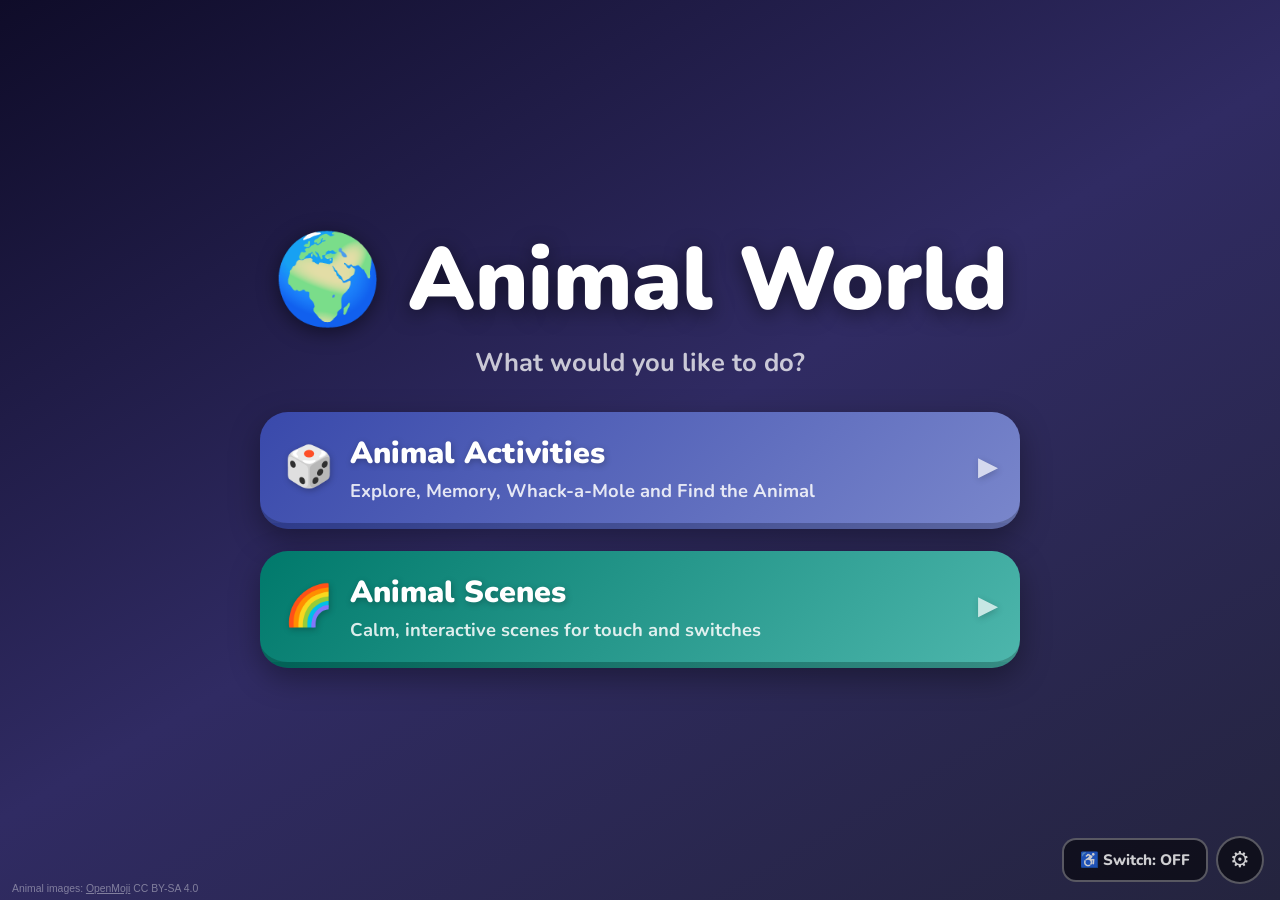
<file: index.html>
<!DOCTYPE html>
<html lang="en">
<head>
    <meta charset="UTF-8">
    <meta name="viewport" content="width=device-width, initial-scale=1.0, user-scalable=no">
    <title>Animal World</title>
    <link rel="stylesheet" href="shared/fonts.css">
    <link rel="stylesheet" href="shared/hold.css">
    <link rel="stylesheet" href="styles.css">
</head>
<body>

<!-- ══ STAGE ══ -->
<!-- Every screen and pop-up lives in #stage, so the Play area setting can shrink
     them as one. The settings panel and the switch bar stay outside it. -->
<div id="stage">

<!-- ══ FRONT PAGE ══ -->
<!-- Animal World's two parts: the activities in this page, and Animal Scenes. -->
<div id="front" class="screen active">
    <h1 class="home-title">🌍 Animal World</h1>
    <p class="home-subtitle">What would you like to do?</p>
    <div class="front-buttons">
        <button class="theme-btn front-btn btn-activities" onclick="showHome()">
            <span class="btn-icon">🎲</span>
            <span class="btn-label">Animal Activities
                <span class="front-sub">Explore, Memory, Whack-a-Mole and Find the Animal</span>
            </span>
            <span class="btn-arrow">▶</span>
        </button>
        <button class="theme-btn front-btn btn-scenes" onclick="openScenes()">
            <span class="btn-icon">🌈</span>
            <span class="btn-label">Animal Scenes
                <span class="front-sub">Calm, interactive scenes for touch and switches</span>
            </span>
            <span class="btn-arrow">▶</span>
        </button>
    </div>
</div>

<!-- ══ HOME: Animal Activities' theme picker ══ -->
<div id="home" class="screen">
    <div class="screen-header">
        <button class="back-btn" onclick="showFront()">← Animal World</button>
    </div>
    <h1 class="home-title home-title-sub">🎲 Animal Activities</h1>
    <p class="home-subtitle">Choose a theme to explore</p>
    <div class="theme-buttons">
        <button class="theme-btn btn-forest" onclick="pickTheme('forest')">
            <span class="btn-icon">🌲</span>
            <span class="btn-label">Forest Animals</span>
            <span class="btn-arrow">▶</span>
        </button>
        <button class="theme-btn btn-safari" onclick="pickTheme('safari')">
            <span class="btn-icon">🌅</span>
            <span class="btn-label">Safari Animals</span>
            <span class="btn-arrow">▶</span>
        </button>
        <button class="theme-btn btn-ocean" onclick="pickTheme('ocean')">
            <span class="btn-icon">🌊</span>
            <span class="btn-label">Ocean Animals</span>
            <span class="btn-arrow">▶</span>
        </button>
        <button class="theme-btn btn-minibeasts" onclick="pickTheme('minibeasts')">
            <span class="btn-icon">🐛</span>
            <span class="btn-label">Mini Beasts</span>
            <span class="btn-arrow">▶</span>
        </button>
        <button class="theme-btn btn-arctic" onclick="pickTheme('arctic')">
            <span class="btn-icon">❄️</span>
            <span class="btn-label">Polar Animals</span>
            <span class="btn-arrow">▶</span>
        </button>
        <button class="theme-btn btn-fish" onclick="pickTheme('fish')">
            <span class="btn-icon">🐠</span>
            <span class="btn-label">Fish</span>
            <span class="btn-arrow">▶</span>
        </button>
        <button class="theme-btn btn-birds" onclick="pickTheme('birds')">
            <span class="btn-icon">🐦</span>
            <span class="btn-label">Birds</span>
            <span class="btn-arrow">▶</span>
        </button>
        <button class="theme-btn btn-farm" onclick="pickTheme('farm')">
            <span class="btn-icon">🚜</span>
            <span class="btn-label">Farm Animals</span>
            <span class="btn-arrow">▶</span>
        </button>
    </div>
</div>

<!-- ══ ACTIVITY MENU ══ -->
<div id="activities" class="screen">
    <div class="screen-header" id="act-header">
        <button class="back-btn" onclick="showHome()">← Back</button>
        <h2 class="screen-title" id="act-title"></h2>
    </div>
    <div class="activity-list">
        <button class="activity-btn" onclick="showAnimals()">
            <span class="act-icon">🔍</span>
            <span class="act-text">
                <span class="act-title">Explore Animals</span>
                <span class="act-sub">Tap each animal to hear its sound</span>
            </span>
            <span class="btn-arrow">▶</span>
        </button>
        <button class="activity-btn" onclick="showDifficulty()">
            <span class="act-icon">🧠</span>
            <span class="act-text">
                <span class="act-title">Memory Game</span>
                <span class="act-sub">Find the matching pairs</span>
            </span>
            <span class="btn-arrow">▶</span>
        </button>
        <button class="activity-btn" onclick="showWamDifficulty()">
            <span class="act-icon">🔨</span>
            <span class="act-text">
                <span class="act-title">Whack-a-Mole</span>
                <span class="act-sub">Tap the animals before they hide!</span>
            </span>
            <span class="btn-arrow">▶</span>
        </button>
        <button class="activity-btn" onclick="showFtaDifficulty()">
            <span class="act-icon">👂</span>
            <span class="act-text">
                <span class="act-title">Find the Animal</span>
                <span class="act-sub">Listen and tap the right animal</span>
            </span>
            <span class="btn-arrow">▶</span>
        </button>
    </div>
</div>

<!-- ══ ANIMAL EXPLORER ══ -->
<div id="animals" class="screen">
    <div class="screen-header">
        <button class="back-btn" onclick="showActivities()">← Back</button>
        <h2 class="screen-title" id="animals-title"></h2>
    </div>
    <div class="animal-grid" id="animal-grid"></div>
</div>

<!-- ══ DIFFICULTY PICKER ══ -->
<div id="difficulty" class="screen">
    <div class="screen-header">
        <button class="back-btn" onclick="showActivities()">← Back</button>
        <h2 class="screen-title">Choose difficulty</h2>
    </div>
    <div class="diff-list">
        <button class="diff-btn diff-starter" onclick="startMemory(4, 2)">
            <span class="diff-icon">🟢</span>
            <span class="diff-text">
                <span class="diff-title">Starter</span>
                <span class="diff-sub">2 pairs &nbsp;·&nbsp; 2 × 2 grid</span>
            </span>
            <span class="diff-grid" style="grid-template-columns:repeat(2,1fr)">
                <span></span><span></span><span></span><span></span>
            </span>
        </button>
        <button class="diff-btn diff-easy" onclick="startMemory(8, 4)">
            <span class="diff-icon">🔵</span>
            <span class="diff-text">
                <span class="diff-title">Easy</span>
                <span class="diff-sub">4 pairs &nbsp;·&nbsp; 2 × 4 grid</span>
            </span>
            <span class="diff-grid" style="grid-template-columns:repeat(4,1fr)">
                <span></span><span></span><span></span><span></span>
                <span></span><span></span><span></span><span></span>
            </span>
        </button>
        <button class="diff-btn diff-medium" onclick="startMemory(12, 4)">
            <span class="diff-icon">🟠</span>
            <span class="diff-text">
                <span class="diff-title">Medium</span>
                <span class="diff-sub">6 pairs &nbsp;·&nbsp; 3 × 4 grid</span>
            </span>
            <span class="diff-grid" style="grid-template-columns:repeat(4,1fr)">
                <span></span><span></span><span></span><span></span>
                <span></span><span></span><span></span><span></span>
                <span></span><span></span><span></span><span></span>
            </span>
        </button>
        <button class="diff-btn diff-hard" onclick="startMemory(16, 4)">
            <span class="diff-icon">🔴</span>
            <span class="diff-text">
                <span class="diff-title">Hard</span>
                <span class="diff-sub">8 pairs &nbsp;·&nbsp; 4 × 4 grid</span>
            </span>
            <span class="diff-grid" style="grid-template-columns:repeat(4,1fr)">
                <span></span><span></span><span></span><span></span>
                <span></span><span></span><span></span><span></span>
                <span></span><span></span><span></span><span></span>
                <span></span><span></span><span></span><span></span>
            </span>
        </button>
    </div>
</div>

<!-- ══ MEMORY GAME ══ -->
<div id="memory" class="screen">
    <div class="screen-header">
        <button class="back-btn" onclick="showDifficulty()">← Back</button>
        <h2 class="screen-title" id="memory-title"></h2>
    </div>
    <div class="move-counter" id="move-counter">0 moves</div>
    <div class="memory-grid" id="memory-grid"></div>
</div>

<!-- ══ WAM DIFFICULTY ══ -->
<div id="wam-difficulty" class="screen">
    <div class="screen-header">
        <button class="back-btn" onclick="showActivities()">← Back</button>
        <h2 class="screen-title">Choose difficulty</h2>
    </div>
    <div class="diff-list">
        <button class="diff-btn diff-relaxed" onclick="startWam('relaxed')">
            <span class="diff-icon">🐢</span>
            <span class="diff-text">
                <span class="diff-title">Relaxed</span>
                <span class="diff-sub" id="wam-relaxed-sub">No timer · waits for you</span>
            </span>
        </button>
        <button class="diff-btn diff-starter" onclick="startWam('starter')">
            <span class="diff-icon">🟢</span>
            <span class="diff-text">
                <span class="diff-title">Starter</span>
                <span class="diff-sub">1 animal · waits 8 seconds</span>
            </span>
        </button>
        <button class="diff-btn diff-easy" onclick="startWam('easy')">
            <span class="diff-icon">🔵</span>
            <span class="diff-text">
                <span class="diff-title">Easy</span>
                <span class="diff-sub">1 animal · waits 5½ seconds</span>
            </span>
        </button>
        <button class="diff-btn diff-medium" onclick="startWam('medium')">
            <span class="diff-icon">🟠</span>
            <span class="diff-text">
                <span class="diff-title">Medium</span>
                <span class="diff-sub">2 animals · wait 4 seconds</span>
            </span>
        </button>
        <button class="diff-btn diff-hard" onclick="startWam('hard')">
            <span class="diff-icon">🔴</span>
            <span class="diff-text">
                <span class="diff-title">Hard</span>
                <span class="diff-sub">3 animals · wait 3 seconds</span>
            </span>
        </button>
    </div>
</div>

<!-- ══ WAM GAME ══ -->
<div id="wam-game" class="screen">
    <div class="screen-header">
        <button class="back-btn" onclick="stopWam()">← Back</button>
        <h2 class="screen-title" id="wam-title"></h2>
    </div>
    <div class="wam-stats">
        <div class="wam-stat">
            <div class="wam-stat-label">Score</div>
            <div class="wam-stat-value" id="wam-score">0</div>
        </div>
        <div class="wam-stat" id="wam-timer-stat">
            <div class="wam-stat-label" id="wam-timer-label">Time</div>
            <div class="wam-stat-value" id="wam-timer">30</div>
        </div>
    </div>
    <div class="wam-grid" id="wam-grid"></div>
</div>

<!-- ══ WAM END OVERLAY ══ -->
<div class="win-overlay" id="wam-overlay">
    <div class="win-box">
        <div class="win-stars" id="wam-stars">⭐⭐⭐</div>
        <div class="win-title" id="wam-end-title">Time's up!</div>
        <div class="wam-score-big" id="wam-final-score">0</div>
        <div class="wam-score-label">animals whacked</div>
        <div class="win-buttons">
            <button class="win-btn win-btn-again" onclick="replayWam()">▶ Play again</button>
            <button class="win-btn win-btn-home"  onclick="showHome()">🏠 Home</button>
        </div>
    </div>
</div>

<!-- ══ WIN OVERLAY ══ -->
<div class="win-overlay" id="win-overlay">
    <div class="win-box">
        <div class="win-stars">⭐⭐⭐</div>
        <div class="win-title">Well done!</div>
        <div class="win-moves" id="win-moves"></div>
        <div class="win-buttons">
            <button class="win-btn win-btn-again"  onclick="replayMemory()">▶ Play again</button>
            <button class="win-btn win-btn-home"   onclick="showHome()">🏠 Home</button>
        </div>
    </div>
</div>

<!-- ══ FTA DIFFICULTY ══ -->
<div id="fta-difficulty" class="screen">
    <div class="screen-header">
        <button class="back-btn" onclick="showActivities()">← Back</button>
        <h2 class="screen-title">Find the Animal</h2>
    </div>
    <div class="diff-list">
        <button class="diff-btn diff-easy" onclick="startFta(2)">
            <span class="diff-icon">🟢</span>
            <span class="diff-text">
                <span class="diff-title">Easier</span>
                <span class="diff-sub">Choose from 2 animals</span>
            </span>
        </button>
        <button class="diff-btn diff-hard" onclick="startFta(4)">
            <span class="diff-icon">🔵</span>
            <span class="diff-text">
                <span class="diff-title">Harder</span>
                <span class="diff-sub">Choose from 4 animals</span>
            </span>
        </button>
        <button class="diff-btn" style="background:linear-gradient(135deg,#6a1b9a,#ab47bc)" onclick="startFta(8)">
            <span class="diff-icon">🟣</span>
            <span class="diff-text">
                <span class="diff-title">Hardest</span>
                <span class="diff-sub">Choose from 8 animals</span>
            </span>
        </button>
    </div>
</div>

<!-- ══ FTA GAME ══ -->
<div id="fta-game" class="screen">
    <div class="screen-header">
        <button class="back-btn" onclick="showFtaDifficulty()">← Back</button>
        <h2 class="screen-title" id="fta-progress"></h2>
    </div>
    <div class="fta-prompt" id="fta-prompt" onclick="ftaRepeat()">
        <span class="fta-speak-icon">🔊</span>
        <div class="fta-prompt-inner">
            <span class="fta-prompt-label">Find the...</span>
            <span class="fta-prompt-name" id="fta-name"></span>
        </div>
    </div>
    <div class="fta-grid" id="fta-grid"></div>
</div>

<!-- ══ FTA COMPLETE OVERLAY ══ -->
<div class="win-overlay" id="fta-overlay">
    <div class="win-box">
        <div class="win-stars">🌟🌟🌟</div>
        <div class="win-title">Amazing!</div>
        <div class="win-moves" id="fta-win-msg"></div>
        <div class="win-buttons">
            <button class="win-btn win-btn-again" onclick="replayFta()">▶ Play again</button>
            <button class="win-btn win-btn-home"  onclick="showActivities()">↩ Activities</button>
        </div>
    </div>
</div>

</div><!-- /#stage -->

<!-- ══ SETTINGS PANEL ══ -->
<!-- Each .setting-opts row is wired up by settings.js: data-setting names the
     value it changes and each button's data-value is what it sets. -->
<div id="settings-panel" class="settings-overlay">
    <div class="settings-box">
        <div class="settings-head">
            <div class="settings-title">⚙ Settings</div>
            <button class="setting-done" onclick="closeSettings()">✓ Done</button>
        </div>
        <div class="settings-tabs">
            <button class="settings-tab active" data-tab="switch">♿ Scanning</button>
            <button class="settings-tab" data-tab="area">📐 Play area</button>
            <button class="settings-tab" data-tab="games">🎮 Games</button>
            <button class="settings-tab" data-tab="sound">🔊 Sound</button>
        </div>

        <div class="settings-pane active" data-pane="switch">
            <div class="setting-group">
                <span class="setting-label">Scan Mode</span>
                <div class="setting-opts" data-setting="scan.mode">
                    <button class="setting-opt" data-value="auto">Auto</button>
                    <button class="setting-opt" data-value="press">Press to Start</button>
                    <button class="setting-opt" data-value="two">Two Switches</button>
                </div>
                <p class="setting-note" id="scan-mode-note"></p>
            </div>

            <div class="setting-group" id="speed-group">
                <span class="setting-label">Scan Speed</span>
                <div class="setting-opts" data-setting="scan.speed">
                    <button class="setting-opt" data-value="3000">Slow<br><small>3s</small></button>
                    <button class="setting-opt" data-value="1800">Medium<br><small>1.8s</small></button>
                    <button class="setting-opt" data-value="1200">Fast<br><small>1.2s</small></button>
                    <button class="setting-opt" data-value="800">Very Fast<br><small>0.8s</small></button>
                </div>
            </div>

            <div class="setting-group" id="delay-group">
                <span class="setting-label">Start Delay</span>
                <div class="setting-opts" data-setting="scan.startDelay">
                    <button class="setting-opt" data-value="0">None</button>
                    <button class="setting-opt" data-value="1000">1 second</button>
                    <button class="setting-opt" data-value="2000">2 seconds</button>
                    <button class="setting-opt" data-value="3000">3 seconds</button>
                </div>
            </div>

            <div class="setting-group" id="loops-group">
                <span class="setting-label">Loops</span>
                <div class="setting-opts" data-setting="scan.loops">
                    <button class="setting-opt" data-value="1">1 loop</button>
                    <button class="setting-opt" data-value="2">2 loops</button>
                    <button class="setting-opt" data-value="0">Continuous</button>
                </div>
            </div>

            <!-- Scanning switches are learned here: press the real switch. -->
            <div class="setting-group scan-switch" id="select-group" data-scan="select">
                <span class="setting-label">Scanning switch</span>
                <div class="learn-row">
                    <span class="learn-current"></span>
                    <button class="learn-btn">Learn</button>
                </div>
                <div class="word-btns">
                    <button class="word-btn" data-word="space">Use Space / Enter or the single white switch</button>
                    <button class="word-btn" data-word="any">Use any key or switch</button>
                </div>
                <p class="setting-note learn-info"></p>
            </div>

            <div class="setting-group scan-switch" id="move-group" data-scan="move">
                <span class="setting-label">Move switch</span>
                <div class="learn-row">
                    <span class="learn-current"></span>
                    <button class="learn-btn">Learn</button>
                </div>
                <div class="word-btns">
                    <button class="word-btn" data-word="space">Use Space or the yellow switch</button>
                </div>
                <p class="setting-note learn-info"></p>
            </div>

            <div class="setting-group scan-switch" id="pick-group" data-scan="pick">
                <span class="setting-label">Select switch</span>
                <div class="learn-row">
                    <span class="learn-current"></span>
                    <button class="learn-btn">Learn</button>
                </div>
                <div class="word-btns">
                    <button class="word-btn" data-word="enter">Use Enter or the green switch</button>
                </div>
                <p class="setting-note learn-info"></p>
            </div>

            <p class="setting-note">Learn works with SimplyWorks and Bluetooth switches, keyboards and the Xbox
                Adaptive Controller. A controller is only noticed once one of its buttons has been pressed
                on this page.</p>
        </div>

        <div class="settings-pane" data-pane="area">
            <p class="setting-intro">For students who can't reach the whole screen. The app shrinks into a
                box, and the rest of the screen does nothing when touched. The middle row lifts the box
                off the floor, for a projector hung very low.</p>

            <div class="setting-group">
                <span class="setting-label">Size</span>
                <div class="setting-opts" data-setting="area.size">
                    <button class="setting-opt" data-value="100">Full</button>
                    <button class="setting-opt" data-value="80">Large<br><small>80%</small></button>
                    <button class="setting-opt" data-value="60">Medium<br><small>60%</small></button>
                </div>
            </div>

            <div class="setting-group" id="area-pos-group">
                <span class="setting-label">Position</span>
                <div class="setting-opts opts-grid3" data-setting="area.pos">
                    <button class="setting-opt" data-value="mid-left">Middle left</button>
                    <button class="setting-opt" data-value="mid-centre">Middle centre</button>
                    <button class="setting-opt" data-value="mid-right">Middle right</button>
                    <button class="setting-opt" data-value="left">Bottom left</button>
                    <button class="setting-opt" data-value="centre">Bottom centre</button>
                    <button class="setting-opt" data-value="right">Bottom right</button>
                </div>
            </div>

            <div class="setting-group">
                <span class="setting-label">Back button and title bar</span>
                <div class="setting-opts" data-setting="area.nav">
                    <button class="setting-opt" data-value="top">Top</button>
                    <button class="setting-opt" data-value="bottom">Bottom</button>
                </div>
            </div>

            <div class="area-preview" aria-hidden="true">
                <div class="area-preview-box">
                    <span class="area-preview-bar">← Back</span>
                    <span class="area-preview-label">Play area</span>
                </div>
            </div>
        </div>

        <div class="settings-pane" data-pane="games">
            <div class="setting-section">🔨 Whack-a-Mole</div>

            <div class="setting-group">
                <span class="setting-label">Holes</span>
                <div class="setting-opts" data-setting="wam.holes">
                    <button class="setting-opt" data-value="4">4</button>
                    <button class="setting-opt" data-value="6">6</button>
                    <button class="setting-opt" data-value="9">9</button>
                </div>
            </div>

            <div class="setting-group">
                <span class="setting-label">Relaxed level: animals per round</span>
                <div class="setting-opts" data-setting="wam.relaxedCount">
                    <button class="setting-opt" data-value="5">5</button>
                    <button class="setting-opt" data-value="10">10</button>
                    <button class="setting-opt" data-value="15">15</button>
                    <button class="setting-opt" data-value="0">Until I stop</button>
                </div>
                <p class="setting-note">Relaxed has no timer: each animal waits until it is tapped.</p>
            </div>

            <div class="setting-group">
                <span class="setting-label">Timed levels: round length</span>
                <div class="setting-opts" data-setting="wam.roundSecs">
                    <button class="setting-opt" data-value="30">30 seconds</button>
                    <button class="setting-opt" data-value="60">60 seconds</button>
                    <button class="setting-opt" data-value="90">90 seconds</button>
                </div>
            </div>
        </div>

        <div class="settings-pane" data-pane="sound">
            <div class="setting-group">
                <span class="setting-label">Volume</span>
                <div class="setting-opts" data-setting="sound.volume">
                    <button class="setting-opt" data-value="0.3">Quiet</button>
                    <button class="setting-opt" data-value="0.6">Medium</button>
                    <button class="setting-opt" data-value="1">Loud</button>
                </div>
            </div>

            <div class="setting-group">
                <span class="setting-label">Say the animal's name after its sound</span>
                <div class="setting-opts" data-setting="sound.speakNames">
                    <button class="setting-opt" data-value="false">Off</button>
                    <button class="setting-opt" data-value="true">On</button>
                </div>
                <p class="setting-note">The Fish theme always says names, because fish are silent.</p>
            </div>

            <div class="setting-section">🗣️ Voice</div>

            <div class="setting-group">
                <span class="setting-label">Voice</span>
                <select id="voice-select" class="setting-select"></select>
                <p class="setting-note" id="voice-note"></p>
            </div>

            <div class="setting-group">
                <span class="setting-label">Speed</span>
                <div class="setting-opts" data-setting="sound.rate">
                    <button class="setting-opt" data-value="0.75">Slower</button>
                    <button class="setting-opt" data-value="0.9">Normal</button>
                    <button class="setting-opt" data-value="1.05">Faster</button>
                </div>
            </div>

            <div class="setting-group">
                <span class="setting-label">Pitch</span>
                <div class="setting-opts" data-setting="sound.pitch">
                    <button class="setting-opt" data-value="0.85">Lower</button>
                    <button class="setting-opt" data-value="1">Normal</button>
                    <button class="setting-opt" data-value="1.15">Higher</button>
                </div>
            </div>

            <button class="setting-test" onclick="testVoice()">▶ Test the voice</button>
            <p class="setting-note">Voices marked "natural" sound the most lifelike; they come with
                Microsoft Edge and need the internet. Without a connection the app switches to a voice on
                this computer.</p>
        </div>

        <div class="settings-foot">
            <span class="settings-saved">Changes are saved on this device</span>
            <button class="settings-reset" id="settings-reset" onclick="resetSettings()">Reset to defaults</button>
        </div>
    </div>
</div>

<!-- ══ CREDIT ══ -->
<div class="credit">
    Animal images: <a href="https://openmoji.org" target="_blank">OpenMoji</a> CC BY-SA 4.0
</div>

<!-- ══ SWITCH ACCESS BAR ══ -->
<div class="scan-bar">
    <button id="scan-toggle" class="scan-toggle" onclick="toggleScanMode()">♿ Switch: OFF</button>
    <!-- The adult's: a plain tap opens Settings; small, dim and cornered to stay out of the way. -->
    <button id="settings-btn" class="settings-btn" aria-label="Settings">⚙</button>
</div>
<script src="shared/themes.js"></script>
<script src="shared/switches.js"></script>
<script src="shared/hold.js"></script>
<script src="settings.js"></script>
<script src="app.js"></script>

</body>
</html>
</file>
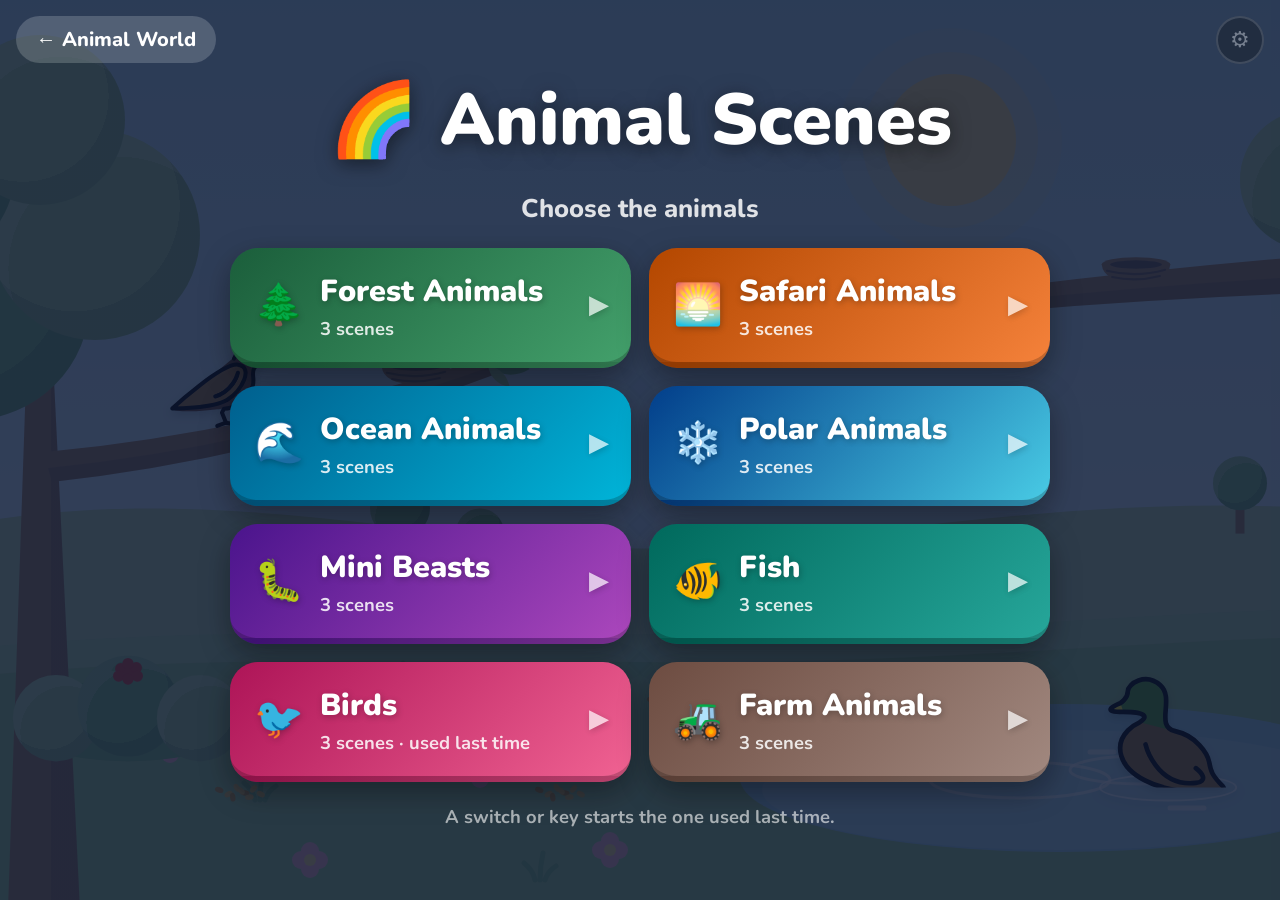
<file: scenes.html>
<!DOCTYPE html>
<html lang="en">
<head>
    <meta charset="UTF-8">
    <meta name="viewport" content="width=device-width, initial-scale=1.0, user-scalable=no">
    <title>Animal Scenes</title>
    <link rel="stylesheet" href="shared/fonts.css">
    <link rel="stylesheet" href="shared/hold.css">
    <link rel="stylesheet" href="scenes/scenes.css">
</head>
<body>

<!-- ══ THE SCENE ══ -->
<div class="stage" id="stage" aria-label="Animal scene">
    <div id="bg"></div>
    <div class="wx-layer" id="wx-back"></div>
    <div id="layer"></div>
    <div class="wx-layer" id="wx-front"></div>
</div>
<div class="veil" id="veil"></div>
<div class="labels" id="labels" hidden></div>

<!-- ══ START: choose the animals; that tap starts the sound and goes full screen ══ -->
<!-- (Opened with a preset's link, it just says the preset's name and "Tap to start".) -->
<div class="start choosing" id="start">
    <a class="start-back" href="index.html">← Animal World</a>
    <h1>🌈 Animal Scenes</h1>
    <div class="start-choose" id="start-choose">
        <p>Choose the animals</p>
        <div class="start-themes" id="start-themes"></div>
        <p class="start-hint">A switch or key starts the one used last time.</p>
    </div>
    <div class="start-go" id="start-go" hidden>
        <p id="start-theme"></p>
        <button class="start-btn" id="start-btn">Tap to start</button>
        <p>Touch the animals, or press a switch.</p>
    </div>
</div>

<!-- ══ BACK TO THE CHOICE OF ANIMALS: tap ←; dim and cornered, like ⚙ ══ -->
<div class="corner corner-left" id="back-corner" hidden>
    <button id="back-btn" class="settings-btn" aria-label="Back to the choice of animals">←</button>
</div>

<!-- ══ THE ADULT'S CORNER: tap ⚙ for set-up ══ -->
<div class="corner">
    <button id="settings-btn" class="settings-btn" aria-label="Set-up">⚙</button>
</div>

<!-- ══ SET-UP ══ -->
<div class="setup" id="setup" hidden>
    <div class="setup-box">
        <div class="setup-head">
            <h2>⚙ Set-up</h2>
            <button class="setup-done" onclick="closeSetup()">✓ Done</button>
        </div>
        <div class="setup-tabs" id="setup-tabs">
            <button class="setup-tab" data-tab="presets">⭐ Presets</button>
            <button class="setup-tab" data-tab="scene">🎨 Scene</button>
            <button class="setup-tab" data-tab="weather">🌦️ Weather</button>
            <button class="setup-tab" data-tab="switches">🎛️ Switches</button>
            <button class="setup-tab" data-tab="sound">🔊 Sound</button>
        </div>
        <div class="setup-body" id="setup-body"></div>
        <div class="setup-foot">
            <button class="setup-exit" onclick="leaveScenes()">← Animal World</button>
            <button class="setup-exit" onclick="chooseAnimals()">🔄 Choose animals</button>
            <span class="setup-saved">Changes are saved on this device</span>
        </div>
    </div>
</div>

<script src="shared/themes.js"></script>
<script src="shared/switches.js"></script>
<script src="shared/hold.js"></script>
<script src="scenes/art.js"></script>
<script src="scenes/art-safari.js"></script>
<script src="scenes/art-arctic.js"></script>
<script src="scenes/art-ocean.js"></script>
<script src="scenes/art-fish.js"></script>
<script src="scenes/art-minibeasts.js"></script>
<script src="scenes/scenes.js"></script>
<script src="scenes/presets.js"></script>
<script src="scenes/setup.js"></script>

</body>
</html>
</file>
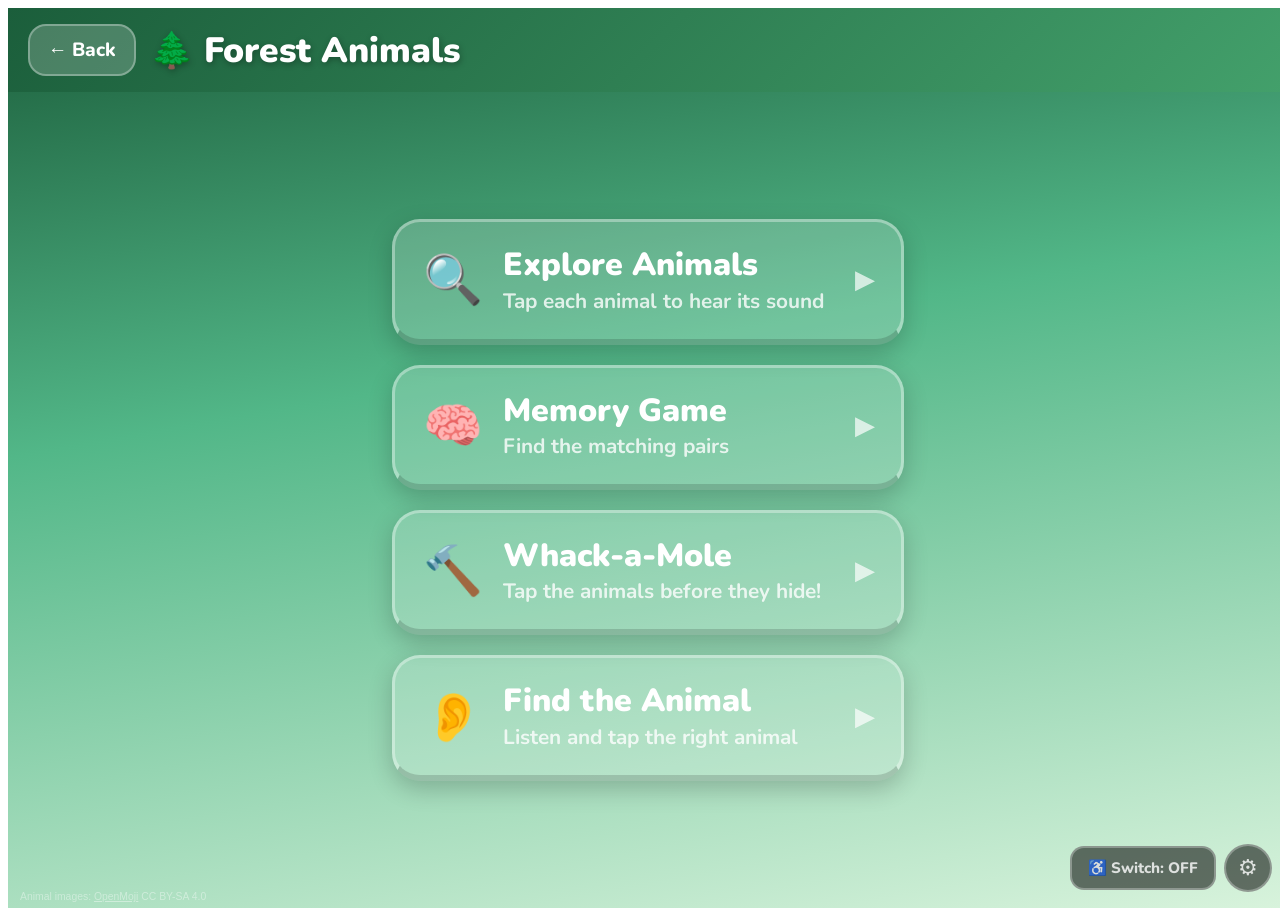
<file: dev/walkthrough.html>
<html><body><iframe id=f src="/index.html" style="width:1280px;height:900px;border:0"></iframe><script>
const f = document.getElementById('f'), log = [];
const wait = ms => new Promise(r => setTimeout(r, ms));
f.onload = async () => {
  f.contentWindow.localStorage.clear();
  if (location.hash === '#area') { f.contentWindow.setSetting('area.size', 60); f.contentWindow.setSetting('area.pos', 'right'); }
  const w = f.contentWindow, d = f.contentDocument;
  w.addEventListener('error', e => log.push('ERROR ' + e.message));
  const origErr = w.console.error; w.console.error = (...a) => { log.push('CONSOLE.ERROR ' + a.join(' ')); origErr.apply(w.console, a); };
  const act = () => d.querySelector('.screen.active').id;
  const click = async sel => { const el = d.querySelector(sel); if (!el) { log.push('MISSING ' + sel); return; } el.click(); await wait(400); };
  // every inline handler must resolve to a global function
  const names = new Set([...d.querySelectorAll('[onclick]')].map(e => e.getAttribute('onclick').match(/^(\w+)/)[1]));
  log.push('handlers: ' + [...names].sort().map(n => n + '=' + typeof w[n]).join(' '));
  const keys = w.eval('Object.keys(themes)');
  log.push('themes: ' + keys.join(','));
  for (const k of keys) {
    await click(`[onclick="pickTheme('${k}')"]`);
    log.push(`[${k}] ${act()} "${d.getElementById('act-title').textContent}" class=${d.getElementById('activities').className}`);
    await click('#activities [onclick="showAnimals()"]');
    const cards = [...d.querySelectorAll('#animal-grid .animal-card')];
    log.push(`  explore ${act()} ${cards.length} cards: ` + cards.map(c => c.querySelector('.animal-name').textContent + '<' + c.querySelector('img').getAttribute('src').split('/').pop() + '>').join(' '));
    cards[0].click(); await wait(300);
    await click('#animals .back-btn');
    await click('#activities [onclick="showDifficulty()"]');
    await click('[onclick="startMemory(4, 2)"]');
    log.push(`  memory ${act()} cards=${d.querySelectorAll('#memory [data-animal]').length}`);
    await click('#memory .back-btn'); await click('#difficulty .back-btn');
    await click('#activities [onclick="showWamDifficulty()"]');
    await click(`[onclick="startWam('easy')"]`); await wait(2000);
    log.push(`  wam ${act()} holes=${d.querySelectorAll('.wam-hole').length} active=${d.querySelectorAll('.wam-hole.active').length} timer=${d.getElementById('wam-timer').textContent}`);
    await click('[onclick="stopWam()"]'); await click('#wam-difficulty .back-btn');
    await click('#activities [onclick="showFtaDifficulty()"]');
    await click('[onclick="startFta(4)"]');
    log.push(`  fta ${act()} cards=${d.querySelectorAll('#fta-grid .fta-card').length}`);
    await click('#fta-game .back-btn'); await click('#fta-difficulty .back-btn');
    await click('#activities .back-btn');
    log.push(`  back to ${act()}`);
  }
  await click('[onclick="toggleScanMode()"]'); await wait(1500);
  log.push('scan on: highlighted=' + d.querySelectorAll('[class*="scan-"]').length + ' settingsBtn=' + d.getElementById('settings-btn').className);
  w.openSettings(); await wait(300); log.push('settings open=' + d.getElementById('settings-panel').className);
  await click('[data-setting="scan.speed"] [data-value="800"]'); log.push('speed=' + w.eval('settings.scan.speed'));
  w.closeSettings(); await click('[onclick="toggleScanMode()"]');
  log.push('fonts/css: body font=' + w.getComputedStyle(d.body).fontFamily + ' home bg=' + w.getComputedStyle(d.getElementById('home')).backgroundImage.slice(0, 40));
  document.body.innerHTML = '<pre id=r>' + log.join('\n').replace(/</g, '&lt;') + '</pre>';
};
</script></body></html>
</file>
<file: shared/fonts.css>
/* Shared by Animal Activities and Animal Scenes. */
/* Nunito is bundled in fonts/ (SIL Open Font License, see fonts/OFL.txt) so the
   app looks the same with no internet. One variable font file covers every weight. */
@font-face {
    font-family: 'Nunito';
    font-style: normal;
    font-weight: 700 900;
    font-display: swap;
    src: url(../fonts/nunito-latin-ext.woff2) format('woff2');
    unicode-range: U+0100-02BA, U+02BD-02C5, U+02C7-02CC, U+02CE-02D7, U+02DD-02FF, U+0304, U+0308, U+0329, U+1D00-1DBF, U+1E00-1E9F, U+1EF2-1EFF, U+2020, U+20A0-20AB, U+20AD-20C0, U+2113, U+2C60-2C7F, U+A720-A7FF;
}
@font-face {
    font-family: 'Nunito';
    font-style: normal;
    font-weight: 700 900;
    font-display: swap;
    src: url(../fonts/nunito-latin.woff2) format('woff2');
    unicode-range: U+0000-00FF, U+0131, U+0152-0153, U+02BB-02BC, U+02C6, U+02DA, U+02DC, U+0304, U+0308, U+0329, U+2000-206F, U+20AC, U+2122, U+2191, U+2193, U+2212, U+2215, U+FEFF, U+FFFD;
}
</file>
<file: shared/hold.css>
/* The ⚙ settings button, shared by Animal Activities and Animal Scenes. */
/* Settings button: a plain tap opens it; dim, small and cornered so it stays the adult's. */
.settings-btn {
    position: relative;
    width: 48px;
    height: 48px;
    border-radius: 50%;
    background: rgba(0,0,0,0.55);
    color: rgba(255,255,255,0.8);
    border: 2px solid rgba(255,255,255,0.3);
    font-size: 1.4rem;
    line-height: 1;
    cursor: pointer;
    touch-action: manipulation;
    -webkit-touch-callout: none;
}
</file>
<file: styles.css>
*, *::before, *::after {
    box-sizing: border-box;
    margin: 0;
    padding: 0;
    -webkit-tap-highlight-color: transparent;
    -webkit-touch-callout: none;          /* no long-press callout on iPads */
    user-select: none;
}

body {
    font-family: 'Nunito', 'Arial Rounded MT Bold', Arial, sans-serif;
    min-height: 100vh;
    overflow-x: hidden;
    background: #1a1a2e;
}

.screen {
    min-height: 100vh;
    display: none;
    flex-direction: column;
}
.screen.active { display: flex; }

/* ── SHARED HEADER ── */
.screen-header {
    display: flex;
    align-items: center;
    padding: 16px 20px;
    gap: 14px;
    flex-shrink: 0;
    width: 100%;
    align-self: stretch;
}

.back-btn {
    display: flex;
    align-items: center;
    gap: 6px;
    background: rgba(255,255,255,0.2);
    border: 2px solid rgba(255,255,255,0.3);
    border-radius: 18px;
    color: #fff;
    font-family: inherit;
    font-size: 1.2rem;
    font-weight: 800;
    padding: 10px 18px;
    cursor: pointer;
    min-height: 52px;
    min-width: 90px;
    transition: background 0.15s;
    flex-shrink: 0;
}
.back-btn:active { background: rgba(255,255,255,0.35); }

.screen-title {
    font-size: clamp(1.4rem, 4.5vw, 2.2rem);
    font-weight: 900;
    color: #fff;
    text-shadow: 1px 2px 6px rgba(0,0,0,0.3);
}

/* ── FRONT PAGE AND HOME ── */
#front, #home {
    align-items: center;
    /* "safe" keeps the first button reachable when the theme list is
       taller than the screen; plain centring clips it out of scroll range. */
    justify-content: safe center;
    gap: 32px;
    padding: 30px 20px;
    background: linear-gradient(150deg, #0f0c29, #302b63, #24243e);
}

.home-title {
    font-size: clamp(2.8rem, 9vw, 5.5rem);
    font-weight: 900;
    color: #fff;
    text-align: center;
    text-shadow: 0 4px 20px rgba(0,0,0,0.5);
    line-height: 1.1;
}

.home-title-sub { font-size: clamp(2.2rem, 6.5vw, 4rem); }

/* The theme picker's Back bar sits at the top edge (or the bottom, with that
   setting) without pushing the centred title and themes off-centre. */
#home { position: relative; padding-top: 96px; }
#home > .screen-header { position: absolute; top: 0; left: 0; }
.nav-bottom #home { padding-top: 30px; padding-bottom: 96px; }
.nav-bottom #home > .screen-header { top: auto; bottom: 0; position: absolute; margin: 0; }

.front-buttons {
    display: grid;
    gap: 22px;
    width: 100%;
    max-width: 760px;
}
.front-btn { min-height: 130px; }
.front-btn .btn-label { display: flex; flex-direction: column; gap: 4px; }
.front-sub {
    font-size: clamp(0.95rem, 2.2vw, 1.15rem);
    font-weight: 700;
    opacity: 0.85;
    text-shadow: none;
}
.btn-activities { background: linear-gradient(135deg, #3949ab, #7986cb); }
.btn-scenes     { background: linear-gradient(135deg, #00796b, #4db6ac); }

.home-subtitle {
    font-size: clamp(1.1rem, 3.5vw, 1.6rem);
    color: rgba(255,255,255,0.75);
    text-align: center;
    font-weight: 700;
    margin-top: -16px;
}

.theme-buttons {
    display: grid;
    grid-template-columns: repeat(auto-fit, minmax(290px, 1fr));
    gap: 18px;
    width: 100%;
    max-width: 900px;
}

.theme-btn {
    display: flex;
    align-items: center;
    gap: 16px;
    padding: 20px 24px;
    border: none;
    border-radius: 28px;
    font-family: inherit;
    font-size: clamp(1.3rem, 3.4vw, 1.9rem);
    font-weight: 900;
    color: #fff;
    cursor: pointer;
    box-shadow: 0 10px 30px rgba(0,0,0,0.35);
    transition: transform 0.12s ease, box-shadow 0.12s ease;
    min-height: 100px;
    text-shadow: 1px 2px 6px rgba(0,0,0,0.25);
    border-bottom: 6px solid rgba(0,0,0,0.2);
}
.theme-btn:active { transform: scale(0.96); box-shadow: 0 4px 12px rgba(0,0,0,0.3); }

.btn-forest  { background: linear-gradient(135deg, #1b5e3b, #43a06b); }
.btn-safari  { background: linear-gradient(135deg, #b34700, #f4813a); }
.btn-ocean   { background: linear-gradient(135deg, #005f8e, #00b4d8); }
.btn-arctic     { background: linear-gradient(135deg, #023e8a, #48cae4); }
.btn-minibeasts { background: linear-gradient(135deg, #4a148c, #ab47bc); }
.btn-fish       { background: linear-gradient(135deg, #00695c, #26a69a); }
.btn-birds      { background: linear-gradient(135deg, #ad1457, #f06292); }
.btn-farm       { background: linear-gradient(135deg, #6d4c41, #a1887f); }

.btn-icon  { font-size: clamp(1.8rem, 4.6vw, 2.5rem); flex-shrink: 0; }
.btn-label { flex: 1; text-align: left; }
.btn-arrow { opacity: 0.7; font-size: 1.5rem; }

/* ── ACTIVITY MENU ── */
#activities {
    align-items: center;
}

.activity-list {
    display: flex;
    flex-direction: column;
    gap: 20px;
    padding: 24px 24px;
    width: 100%;
    max-width: 560px;
    margin: auto; /* vertically centres the list in remaining space */
}

.activity-btn {
    display: flex;
    align-items: center;
    gap: 20px;
    padding: 24px 28px;
    border: none;
    border-radius: 28px;
    font-family: inherit;
    font-size: clamp(1.4rem, 4vw, 2rem);
    font-weight: 900;
    color: #fff;
    cursor: pointer;
    background: rgba(255,255,255,0.18);
    border: 3px solid rgba(255,255,255,0.35);
    border-bottom: 6px solid rgba(0,0,0,0.15);
    box-shadow: 0 8px 24px rgba(0,0,0,0.2);
    transition: transform 0.12s, background 0.12s;
    min-height: 110px;
    text-align: left;
}
.activity-btn:active { transform: scale(0.96); background: rgba(255,255,255,0.28); }

.activity-btn .act-icon { font-size: clamp(2rem, 6vw, 3rem); flex-shrink: 0; }
.activity-btn .act-text { flex: 1; }
.activity-btn .act-title { display: block; line-height: 1.2; }
.activity-btn .act-sub   { display: block; font-size: 0.65em; opacity: 0.8; font-weight: 700; margin-top: 2px; }

/* ── ANIMAL EXPLORER ── */
/* fitAnimalGrid() in app.js sets the columns and rows that give the biggest
   cards for this many animals on this screen. .scroll is its fallback when
   even the best fit would make cards too small: fixed-size cards that scroll. */
.animal-grid {
    display: grid;
    gap: clamp(10px, 1.8vw, 18px);
    padding: 10px 16px 28px;
    flex: 1;
    min-height: 0;
}
.animal-grid.scroll {
    grid-template-columns: repeat(auto-fill, minmax(min(200px, 44vw), 1fr));
    grid-auto-rows: 230px;
}

.animal-card {
    background: rgba(255,255,255,0.92);
    border-radius: 22px;
    display: flex;
    flex-direction: column;
    align-items: center;
    justify-content: center;
    padding: 14px 10px 12px;
    cursor: pointer;
    box-shadow: 0 6px 18px rgba(0,0,0,0.2);
    transition: transform 0.12s ease, box-shadow 0.12s ease;
    gap: 8px;
    border-bottom: 5px solid rgba(0,0,0,0.12);
    position: relative;
    outline: 4px solid transparent;
    outline-offset: 2px;
    /* size, not just width, so the picture can fit whichever way the card is longer */
    container-type: size;
    min-width: 0;
    min-height: 0;
}
.animal-card:active { transform: scale(0.93); box-shadow: 0 2px 8px rgba(0,0,0,0.15); }
.animal-card.playing { outline-color: #FFD700; animation: pulse-ring 0.6s ease-out; }

@keyframes pulse-ring {
    0%   { outline-width: 4px; outline-offset: 2px; }
    50%  { outline-width: 8px; outline-offset: 5px; }
    100% { outline-width: 4px; outline-offset: 2px; }
}

.sound-badge {
    position: absolute;
    top: 8px; right: 8px;
    font-size: 1rem;
    opacity: 0.5;
    transition: opacity 0.2s;
}
.animal-card.has-sound .sound-badge { opacity: 0.7; }
.animal-card.playing  .sound-badge { opacity: 1; animation: spin-bounce 0.4s ease; }

@keyframes spin-bounce {
    0%   { transform: scale(1) rotate(0deg); }
    50%  { transform: scale(1.4) rotate(-15deg); }
    100% { transform: scale(1) rotate(0deg); }
}

.animal-img {
    width: min(70cqw, 62cqh);
    aspect-ratio: 1;
    object-fit: contain;
    pointer-events: none;
}

.animal-name {
    font-size: clamp(0.8rem, 7cqmin, 1.6rem);
    font-weight: 900;
    text-align: center;
    line-height: 1.2;
}

/* ── DIFFICULTY PICKER ── */
#difficulty,
#wam-difficulty {
    align-items: center;
}

.diff-list {
    display: flex;
    flex-direction: column;
    gap: 16px;
    padding: 24px 24px;
    width: 100%;
    max-width: 520px;
    margin: auto; /* vertically centres the list in remaining space */
}

.diff-btn {
    display: flex;
    align-items: center;
    gap: 18px;
    padding: 20px 26px;
    border: none;
    border-radius: 24px;
    font-family: inherit;
    font-size: clamp(1.3rem, 4vw, 1.8rem);
    font-weight: 900;
    color: #fff;
    cursor: pointer;
    box-shadow: 0 8px 24px rgba(0,0,0,0.25);
    border-bottom: 6px solid rgba(0,0,0,0.2);
    transition: transform 0.12s, box-shadow 0.12s;
    min-height: 96px;
}
.diff-btn:active { transform: scale(0.96); box-shadow: 0 3px 10px rgba(0,0,0,0.2); }

.diff-btn .diff-icon  { font-size: clamp(1.8rem, 5vw, 2.5rem); flex-shrink: 0; }
.diff-btn .diff-text  { flex: 1; text-align: left; }
.diff-btn .diff-title { display: block; line-height: 1.1; }
.diff-btn .diff-sub   { display: block; font-size: 0.6em; font-weight: 700; opacity: 0.85; margin-top: 3px; }
.diff-btn .diff-grid  {
    display: grid;
    gap: 3px;
    flex-shrink: 0;
}
.diff-btn .diff-grid span {
    display: block;
    background: rgba(255,255,255,0.5);
    border-radius: 3px;
    width: 14px;
    height: 14px;
}

.diff-relaxed { background: linear-gradient(135deg, #00897b, #4db6ac); }
.diff-starter { background: linear-gradient(135deg, #4caf50, #81c784); }
.diff-easy    { background: linear-gradient(135deg, #2196f3, #64b5f6); }
.diff-medium  { background: linear-gradient(135deg, #ff9800, #ffb74d); }
.diff-hard    { background: linear-gradient(135deg, #e53935, #ef9a9a); }

/* ── MEMORY GAME ── */
#memory {
    height: 100vh;
    overflow: hidden;
}

.memory-grid {
    display: grid;
    gap: clamp(6px, 1.5vw, 12px);
    padding: 8px 14px 14px;
    flex: 1;
    min-height: 0; /* allow flex child to shrink */
}

/* Memory card flip */
.mem-card {
    cursor: pointer;
    perspective: 700px;
    min-height: 0;
    min-width: 0;
}

.mem-card-inner {
    width: 100%;
    height: 100%;
    position: relative;
    transform-style: preserve-3d;
    transition: transform 0.4s ease;
    border-radius: 18px;
}

.mem-card.flipped .mem-card-inner,
.mem-card.matched .mem-card-inner {
    transform: rotateY(180deg);
}

.mem-face {
    position: absolute;
    inset: 0;
    border-radius: 18px;
    backface-visibility: hidden;
    display: flex;
    flex-direction: column;
    align-items: center;
    justify-content: center;
    box-shadow: 0 4px 14px rgba(0,0,0,0.2);
    border-bottom: 4px solid rgba(0,0,0,0.15);
}

/* Card back */
.mem-back {
    background: rgba(255,255,255,0.15);
    border: 3px solid rgba(255,255,255,0.3);
    font-size: clamp(2rem, 8vw, 4rem);
}

/* Card front */
.mem-front {
    background: rgba(255,255,255,0.95);
    transform: rotateY(180deg);
    gap: 4px;
    padding: 6px 6px 8px;
}

.mem-front img {
    /* size by height so image always fits inside card regardless of aspect ratio */
    height: 55%;
    width: auto;
    max-width: 80%;
    object-fit: contain;
    pointer-events: none;
    flex-shrink: 0;
}

.mem-front .mem-name {
    font-size: clamp(0.6rem, 1.6vmin, 1rem);
    font-weight: 900;
    text-align: center;
    line-height: 1.1;
}

/* Matched state */
.mem-card.matched .mem-face.mem-front {
    background: rgba(255,255,255,1);
    box-shadow: 0 0 0 4px #FFD700, 0 4px 14px rgba(0,0,0,0.2);
}
.mem-card.matched .mem-card-inner {
    animation: matched-pop 0.4s ease;
}
@keyframes matched-pop {
    0%   { transform: rotateY(180deg) scale(1); }
    40%  { transform: rotateY(180deg) scale(1.1); }
    100% { transform: rotateY(180deg) scale(1); }
}

/* Move counter */
.move-counter {
    text-align: center;
    color: rgba(255,255,255,0.9);
    font-size: 1.1rem;
    font-weight: 800;
    padding: 4px 0 8px;
    flex-shrink: 0;
}

/* ── WIN OVERLAY ── */
.win-overlay {
    position: fixed;
    inset: 0;
    background: rgba(0,0,0,0.75);
    display: flex;
    align-items: center;
    justify-content: center;
    z-index: 100;
    opacity: 0;
    pointer-events: none;
    transition: opacity 0.4s;
}
.win-overlay.visible {
    opacity: 1;
    pointer-events: all;
}

.win-box {
    background: #fff;
    border-radius: 32px;
    padding: 36px 32px;
    text-align: center;
    max-width: 380px;
    width: 90%;
    box-shadow: 0 20px 60px rgba(0,0,0,0.4);
    transform: scale(0.8);
    transition: transform 0.4s;
}
.win-overlay.visible .win-box { transform: scale(1); }

.win-stars  { font-size: 3.5rem; margin-bottom: 8px; }
.win-title  { font-size: 2.2rem; font-weight: 900; margin-bottom: 6px; }
.win-moves  { font-size: 1.1rem; font-weight: 700; color: #666; margin-bottom: 24px; }

.win-buttons {
    display: flex;
    flex-direction: column;
    gap: 12px;
}

.win-btn {
    padding: 16px 24px;
    border: none;
    border-radius: 18px;
    font-family: inherit;
    font-size: 1.3rem;
    font-weight: 900;
    color: #fff;
    cursor: pointer;
    border-bottom: 4px solid rgba(0,0,0,0.2);
    transition: transform 0.1s;
}
.win-btn:active { transform: scale(0.97); }
.win-btn-again  { background: linear-gradient(135deg, #4caf50, #81c784); }
.win-btn-home   { background: linear-gradient(135deg, #607d8b, #90a4ae); }

/* ── WHACK-A-MOLE ── */
#wam-game {
    height: 100vh;
    overflow: hidden;
}

.wam-stats {
    display: flex;
    justify-content: center;
    gap: clamp(20px, 6vw, 60px);
    padding: 6px 20px 10px;
    flex-shrink: 0;
}

.wam-stat {
    background: rgba(255,255,255,0.2);
    border-radius: 18px;
    padding: 8px 28px;
    text-align: center;
    min-width: 120px;
}

.wam-stat-label {
    font-size: clamp(0.8rem, 2vw, 1rem);
    font-weight: 800;
    color: rgba(255,255,255,0.85);
    text-transform: uppercase;
    letter-spacing: 1px;
}

.wam-stat-value {
    font-size: clamp(2rem, 6vw, 3.5rem);
    font-weight: 900;
    color: #fff;
    line-height: 1;
    text-shadow: 0 2px 8px rgba(0,0,0,0.3);
}

.wam-stat-value.pulse {
    animation: stat-pulse 0.2s ease;
}

@keyframes stat-pulse {
    0%   { transform: scale(1); }
    50%  { transform: scale(1.3); }
    100% { transform: scale(1); }
}

.wam-grid {
    display: grid;
    grid-template-columns: repeat(3, 1fr);
    grid-template-rows: repeat(3, 1fr);
    gap: clamp(6px, 1.5vw, 14px);
    padding: 4px 14px 14px;
    flex: 1;
    min-height: 0;
}

.wam-hole {
    background: rgba(0,0,0,0.18);
    border: 3px solid rgba(0,0,0,0.15);
    position: relative;
    cursor: pointer;
    box-shadow: inset 0 6px 20px rgba(0,0,0,0.25);
    transition: transform 0.08s;
    /* A rounded square, not an oval: it wastes no corners, so the animal can be bigger.
       overflow keeps the animal hidden below the hole until it slides up. */
    border-radius: clamp(18px, 3.5vmin, 42px);
    overflow: hidden;
    min-height: 0;
    /* size queries so image can use cqh (container height) */
    container-type: size;
}

.wam-hole:active { transform: scale(0.95); }

.wam-animal-wrap {
    /* Fill the hole so we can centre content with flexbox */
    position: absolute;
    inset: 0;
    display: flex;
    flex-direction: column;
    align-items: center;
    justify-content: center;
    gap: 4px;
    padding: 6%;
    /* Start hidden below hole, slide up into view */
    transform: translateY(110%);
    transition: transform 0.3s ease-out;
    pointer-events: none;
}

.wam-hole.active .wam-animal-wrap {
    transform: translateY(0);
}

.wam-hole.whacked .wam-animal-wrap {
    animation: wam-squish 0.35s ease forwards;
}

@keyframes wam-squish {
    0%   { transform: translateY(0) scale(1); }
    30%  { transform: translateY(-5%) scale(1.2) rotate(-8deg); }
    100% { transform: translateY(0) scale(0); opacity: 0; }
}

.wam-animal-img {
    /* min() of height and width keeps the image proportionate in any hole shape */
    height: min(70cqh, 70cqw);
    width: auto;
    max-width: 85%;
    object-fit: contain;
    filter: drop-shadow(0 3px 5px rgba(0,0,0,0.3));
    flex-shrink: 0;
}

/* Hide broken image placeholder when no src set */
.wam-animal-img:not([src]), .wam-animal-img[src=""] {
    visibility: hidden;
}

.wam-animal-name {
    font-size: clamp(0.65rem, 1.6vmin, 0.95rem);
    font-weight: 900;
    color: #fff;
    text-shadow: 1px 1px 4px rgba(0,0,0,0.6);
    text-align: center;
    line-height: 1;
}

/* Hit burst */
.wam-hole .wam-burst {
    position: absolute;
    inset: 0;
    background: rgba(255,220,0,0.5);
    transform: scale(0);
    pointer-events: none;
}

.wam-hole.whacked .wam-burst {
    animation: burst 0.35s ease forwards;
}

@keyframes burst {
    0%   { transform: scale(0); opacity: 1; }
    100% { transform: scale(1.5); opacity: 0; }
}

/* WAM end overlay — reuse win-overlay style */
#wam-overlay { z-index: 100; }
.wam-score-big {
    font-size: clamp(3rem, 10vw, 5rem);
    font-weight: 900;
    color: #333;
    line-height: 1;
}
.wam-score-label {
    font-size: 1.1rem;
    color: #666;
    font-weight: 700;
    margin-bottom: 20px;
}

/* ── FIND THE ANIMAL ── */
#fta-game { height: 100vh; overflow: hidden; }

.fta-prompt {
    display: flex;
    align-items: center;
    justify-content: center;
    gap: 14px;
    padding: 10px 20px 6px;
    flex-shrink: 0;
    cursor: pointer;
}
.fta-prompt:active { opacity: 0.75; }

.fta-prompt-inner { text-align: center; }
.fta-prompt-label {
    font-size: clamp(1rem, 3vw, 1.4rem);
    font-weight: 800;
    color: rgba(255,255,255,0.85);
    display: block;
}
.fta-prompt-name {
    font-size: clamp(2rem, 7vw, 3.5rem);
    font-weight: 900;
    color: #fff;
    text-shadow: 1px 3px 8px rgba(0,0,0,0.3);
    display: block;
    line-height: 1.1;
}
.fta-speak-icon { font-size: 2rem; opacity: 0.85; flex-shrink: 0; }

.fta-grid {
    display: grid;
    gap: clamp(8px, 2vw, 16px);
    padding: 6px 16px 16px;
    flex: 1;
    min-height: 0;
}
.fta-grid.cards-2 {
    grid-template-columns: repeat(2, 1fr);
    grid-template-rows: 1fr;
}
.fta-grid.cards-4 {
    grid-template-columns: repeat(2, 1fr);
    grid-template-rows: repeat(2, 1fr);
}
.fta-grid.cards-8 {
    grid-template-columns: repeat(4, 1fr);
    grid-template-rows: repeat(2, 1fr);
}

.fta-card {
    background: rgba(255,255,255,0.92);
    border-radius: 22px;
    display: flex;
    flex-direction: column;
    align-items: center;
    justify-content: center;
    padding: 10px 8px 12px;
    cursor: pointer;
    box-shadow: 0 6px 18px rgba(0,0,0,0.2);
    border-bottom: 5px solid rgba(0,0,0,0.12);
    gap: 6px;
    container-type: size;
    outline: 4px solid transparent;
    outline-offset: 2px;
}
.fta-card img {
    height: 52cqh;
    width: auto;
    max-width: 80%;
    object-fit: contain;
    pointer-events: none;
    flex-shrink: 0;
}
.fta-card-name {
    font-size: clamp(0.85rem, 4cqi, 1.4rem);
    font-weight: 900;
    text-align: center;
    line-height: 1.2;
}
.fta-card.correct {
    background: #c8f7c5;
    border-color: #4caf50;
    outline-color: #4caf50;
    animation: fta-pop 0.4s ease;
}
.fta-card.wrong {
    background: #ffd5d5;
    border-color: #e53935;
    animation: fta-shake 0.45s ease;
}
@keyframes fta-pop {
    0%   { transform: scale(1); }
    45%  { transform: scale(1.07); }
    100% { transform: scale(1); }
}
@keyframes fta-shake {
    0%,100% { transform: translateX(0); }
    20%     { transform: translateX(-10px); }
    40%     { transform: translateX(10px); }
    60%     { transform: translateX(-7px); }
    80%     { transform: translateX(7px); }
}

.theme-forest .fta-card-name { color: #1b5e3b; }
.theme-safari .fta-card-name { color: #7c3000; }
.theme-ocean  .fta-card-name { color: #004e74; }

/* ── SWITCH SCANNING ── */
.scan-bar {
    position: fixed;
    bottom: 16px;
    right: 16px;
    z-index: 300;
    display: flex;
    gap: 8px;
    align-items: center;
}
.scan-toggle {
    background: rgba(0,0,0,0.55);
    color: rgba(255,255,255,0.8);
    border: 2px solid rgba(255,255,255,0.3);
    border-radius: 14px;
    padding: 10px 16px;
    font-family: inherit;
    font-size: 0.95rem;
    font-weight: 800;
    cursor: pointer;
    transition: background 0.2s, border-color 0.2s, color 0.2s;
}
.scan-toggle.scan-on {
    background: rgba(255,215,0,0.2);
    border-color: #FFD700;
    color: #FFD700;
}
.credit {
    position: fixed;
    bottom: 6px;
    left: 12px;
    font-size: 0.65rem;
    color: rgba(255,255,255,0.4);
    font-family: sans-serif;
    z-index: 200;
    pointer-events: none;
}
.credit a { color: inherit; pointer-events: all; }

.scan-focus {
    outline: 5px solid #FFD700 !important;
    outline-offset: 4px !important;
    animation: scan-pulse 0.9s ease-in-out infinite alternate;
}
@keyframes scan-pulse {
    from { box-shadow: 0 0 0 0   rgba(255,215,0,0.5); }
    to   { box-shadow: 0 0 0 14px rgba(255,215,0,0);   }
}

/* Settings panel */
.settings-overlay {
    position: fixed;
    inset: 0;
    background: rgba(0,0,0,0.72);
    z-index: 400;
    display: flex;
    align-items: center;
    justify-content: center;
    opacity: 0;
    pointer-events: none;
    transition: opacity 0.25s;
}
.settings-overlay.open { opacity: 1; pointer-events: all; }

.settings-box {
    background: #fff;
    border-radius: 28px;
    width: min(720px, 94vw);
    max-height: 92vh;
    display: flex;
    flex-direction: column;
    overflow: hidden;
    box-shadow: 0 20px 60px rgba(0,0,0,0.5);
}
.settings-head {
    display: flex;
    align-items: center;
    justify-content: space-between;
    gap: 12px;
    padding: 20px 22px 14px;
}
.settings-title {
    font-size: 1.5rem;
    font-weight: 900;
    color: #222;
}
.settings-tabs {
    display: flex;
    gap: 6px;
    padding: 0 22px;
    border-bottom: 3px solid #eee;
    flex-wrap: wrap;
}
.settings-tab {
    flex: 1 1 auto;
    min-width: 0;
    padding: 12px 8px;
    white-space: nowrap;
    border: none;
    border-bottom: 4px solid transparent;
    margin-bottom: -3px;
    background: none;
    font-family: inherit;
    font-size: 1rem;
    font-weight: 800;
    color: #888;
    cursor: pointer;
}
.settings-tab.active { color: #1a1a2e; border-bottom-color: #1a1a2e; }

.settings-pane {
    display: none;
    padding: 22px;
    overflow-y: auto;
    flex: 1;
}
.settings-pane.active { display: block; }
.setting-section {
    font-size: 1.05rem;
    font-weight: 900;
    color: #1a1a2e;
    margin: 4px 0 14px;
}
.setting-group { margin-bottom: 20px; }
.setting-label {
    display: block;
    font-size: 0.85rem;
    font-weight: 800;
    color: #777;
    text-transform: uppercase;
    letter-spacing: 0.8px;
    margin-bottom: 10px;
}
.setting-note {
    margin-top: 8px;
    font-size: 0.85rem;
    font-weight: 700;
    color: #888;
}
.setting-opts { display: flex; gap: 8px; flex-wrap: wrap; }
/* The Play area positions, in the shape of the screen they describe. */
.setting-opts.opts-grid3 { display: grid; grid-template-columns: repeat(3, 1fr); }
.setting-opt {
    flex: 1;
    min-width: 72px;
    padding: 13px 8px;
    border: 3px solid #ddd;
    border-radius: 14px;
    background: #f4f4f4;
    font-family: inherit;
    font-size: 0.9rem;
    font-weight: 800;
    color: #555;
    cursor: pointer;
    text-align: center;
    line-height: 1.3;
    transition: background 0.12s, border-color 0.12s, color 0.12s;
}
.setting-opt.active {
    background: #1a1a2e;
    border-color: #1a1a2e;
    color: #fff;
}
/* Scanning switches: what's learned, a Learn button, and plain-key alternatives */
.learn-row {
    display: flex;
    align-items: center;
    gap: 10px;
    padding: 8px 8px 8px 14px;
    border: 3px solid #eee;
    border-radius: 14px;
}
.scan-switch.learning .learn-row { border-color: #FFD700; background: #fffbe6; }
.learn-current { flex: 1; min-width: 0; font-weight: 900; color: #333; overflow-wrap: anywhere; }
.learn-btn, .word-btn {
    padding: 9px 14px;
    border: 3px solid #ddd;
    border-radius: 12px;
    background: #f4f4f4;
    font-family: inherit;
    font-size: 0.9rem;
    font-weight: 800;
    color: #444;
    cursor: pointer;
}
.scan-switch.learning .learn-btn { background: #1a1a2e; border-color: #1a1a2e; color: #fff; }
.word-btns { display: flex; flex-wrap: wrap; gap: 8px; margin-top: 8px; }
.word-btn.active { background: #1a1a2e; border-color: #1a1a2e; color: #fff; }
.learn-info:empty { display: none; }
.learn-info.warn { color: #b26a00; }
#scan-mode-note { margin-top: 8px; }

.setting-select {
    width: 100%;
    padding: 13px 12px;
    border: 3px solid #ddd;
    border-radius: 14px;
    background: #f4f4f4;
    font-family: inherit;
    font-size: 1rem;
    font-weight: 800;
    color: #333;
}
.setting-test {
    width: 100%;
    padding: 14px;
    border: none;
    border-radius: 14px;
    background: #1a1a2e;
    color: #fff;
    font-family: inherit;
    font-size: 1.05rem;
    font-weight: 900;
    cursor: pointer;
}
.setting-done {
    padding: 12px 26px;
    border: none;
    border-radius: 16px;
    background: linear-gradient(135deg, #4caf50, #81c784);
    color: #fff;
    font-family: inherit;
    font-size: 1.15rem;
    font-weight: 900;
    cursor: pointer;
    border-bottom: 4px solid rgba(0,0,0,0.2);
}
.settings-foot {
    display: flex;
    align-items: center;
    justify-content: space-between;
    gap: 12px;
    flex-wrap: wrap;
    padding: 14px 22px 18px;
    border-top: 3px solid #eee;
}
.settings-saved { font-size: 0.85rem; font-weight: 700; color: #999; }
.settings-reset {
    padding: 10px 16px;
    border: 3px solid #ddd;
    border-radius: 14px;
    background: #fff;
    font-family: inherit;
    font-size: 0.9rem;
    font-weight: 800;
    color: #777;
    cursor: pointer;
}
.settings-reset.confirm { border-color: #e53935; color: #e53935; }

.setting-intro {
    font-size: 0.95rem;
    font-weight: 700;
    color: #666;
    line-height: 1.4;
    margin-bottom: 18px;
}

/* Play area preview: a tiny screen showing where the app will sit */
.area-preview {
    position: relative;
    aspect-ratio: 16 / 10;
    max-width: 300px;
    margin: 4px auto 0;
    background: repeating-linear-gradient(45deg, #2a2a40 0 10px, #24243a 10px 20px);
    border-radius: 12px;
    border: 3px solid #1a1a2e;
    overflow: hidden;
}
.area-preview-box {
    position: absolute;
    left: 0;
    bottom: 0;
    width: 100%;
    height: 100%;
    display: flex;
    flex-direction: column;
    background: linear-gradient(170deg, #ad1457, #f06292);
    border-radius: 6px 6px 0 0;
}
.area-preview-bar {
    background: rgba(0,0,0,0.3);
    color: #fff;
    font-size: 0.7rem;
    font-weight: 800;
    padding: 4px 8px;
}
.area-preview-label {
    margin: auto;
    color: #fff;
    font-weight: 900;
    font-size: 0.95rem;
}
.nav-bottom .area-preview-bar { order: 2; }
.area-size-80 .area-preview-box { width: 80%; height: 80%; }
.area-size-60 .area-preview-box { width: 60%; height: 60%; }
.area-pos-centre .area-preview-box { left: 50%; transform: translateX(-50%); }
.area-pos-right  .area-preview-box { left: auto; right: 0; }
/* Middle row: off the floor, so the box is rounded all round rather than sitting on the edge. */
.area-mid .area-preview-box { bottom: 50%; transform: translateY(50%); border-radius: 6px; }
.area-mid.area-pos-centre .area-preview-box { transform: translate(-50%, 50%); }

/* ── PLAY AREA ── */
/* An adult can shrink the whole app into a box along the bottom of the screen
   for students who can't reach the top. #stage is scaled as one piece, so every
   screen keeps its layout. The transform also makes #stage the containing block
   for the fixed-position win overlays, which keeps them inside the box. */
body.area-size-80, body.area-size-60 {
    overflow: hidden;
    background: repeating-linear-gradient(45deg, #15152a 0 24px, #111124 24px 48px);
}
.area-size-80 #stage, .area-size-60 #stage {
    position: fixed;
    inset: 0;
    overflow-x: hidden;
    overflow-y: auto;
    box-shadow: 0 0 0 6px rgba(255,255,255,0.18), 0 20px 60px rgba(0,0,0,0.6);
}
.area-size-80 #stage { transform: scale(0.8); }
.area-size-60 #stage { transform: scale(0.6); }
.area-pos-left   #stage { transform-origin: bottom left; }
.area-pos-centre #stage { transform-origin: bottom center; }
.area-pos-right  #stage { transform-origin: bottom right; }
/* Halfway up instead, for a projector hung so low that its bottom edge is near the floor. */
.area-mid.area-pos-left   #stage { transform-origin: center left; }
.area-mid.area-pos-centre #stage { transform-origin: center center; }
.area-mid.area-pos-right  #stage { transform-origin: center right; }

/* The adult controls move up out of the students' reach. */
.area-size-80 .scan-bar, .area-size-60 .scan-bar { top: 16px; bottom: auto; }
.area-size-80 .credit, .area-size-60 .credit { top: 6px; bottom: auto; }
/* Full size with the bar at the bottom: sit in the empty middle of that bar, clear of the cards */
body.nav-bottom:not(.area-size-80):not(.area-size-60) .credit { left: 50%; transform: translateX(-50%); }

/* Title bar and Back button along the bottom, where they can be reached */
.nav-bottom .screen-header {
    order: 99;
    margin-top: auto;
    position: sticky;
    bottom: 0;
    z-index: 5;
}

/* ── THEME COLOURS ── */
.theme-forest .screen-header { background: linear-gradient(135deg, #1b5e3b, #43a06b); }
.theme-forest { background: linear-gradient(170deg, #1b5e3b 0%, #52b788 40%, #d8f3dc 100%); }
.theme-forest .animal-name { color: #1b5e3b; }
.theme-forest .mem-front .mem-name { color: #1b5e3b; }

.theme-safari .screen-header { background: linear-gradient(135deg, #b34700, #f4813a); }
.theme-safari { background: linear-gradient(170deg, #b34700 0%, #f4813a 40%, #fde8cc 100%); }
.theme-safari .animal-name { color: #7c3000; }
.theme-safari .mem-front .mem-name { color: #7c3000; }

.theme-ocean .screen-header { background: linear-gradient(135deg, #005f8e, #00b4d8); }
.theme-ocean { background: linear-gradient(170deg, #005f8e 0%, #00b4d8 40%, #caf0f8 100%); }
.theme-ocean .animal-name { color: #004e74; }
.theme-ocean .mem-front .mem-name { color: #004e74; }

.theme-minibeasts .screen-header { background: linear-gradient(135deg, #4a148c, #ab47bc); }
.theme-minibeasts { background: linear-gradient(170deg, #4a148c 0%, #ab47bc 40%, #f3e5f5 100%); }
.theme-minibeasts .animal-name { color: #4a148c; }
.theme-minibeasts .mem-front .mem-name { color: #4a148c; }
.theme-minibeasts .fta-card-name { color: #4a148c; }

.theme-arctic .screen-header { background: linear-gradient(135deg, #023e8a, #48cae4); }
.theme-arctic { background: linear-gradient(170deg, #023e8a 0%, #48cae4 40%, #e0f7fa 100%); }
.theme-arctic .animal-name { color: #023e8a; }
.theme-arctic .mem-front .mem-name { color: #023e8a; }
.theme-arctic .fta-card-name { color: #023e8a; }

.theme-fish .screen-header { background: linear-gradient(135deg, #00695c, #26a69a); }
.theme-fish { background: linear-gradient(170deg, #00695c 0%, #26a69a 40%, #d7f2ee 100%); }
.theme-fish .animal-name { color: #00564b; }
.theme-fish .mem-front .mem-name { color: #00564b; }
.theme-fish .fta-card-name { color: #00564b; }

.theme-birds .screen-header { background: linear-gradient(135deg, #ad1457, #f06292); }
.theme-birds { background: linear-gradient(170deg, #ad1457 0%, #f06292 40%, #fce4ec 100%); }
.theme-birds .animal-name { color: #880e4f; }
.theme-birds .mem-front .mem-name { color: #880e4f; }
.theme-birds .fta-card-name { color: #880e4f; }

.theme-farm .screen-header { background: linear-gradient(135deg, #6d4c41, #a1887f); }
.theme-farm { background: linear-gradient(170deg, #6d4c41 0%, #a1887f 40%, #efebe9 100%); }
.theme-farm .animal-name { color: #4e342e; }
.theme-farm .mem-front .mem-name { color: #4e342e; }
.theme-farm .fta-card-name { color: #4e342e; }
</file>
<file: scenes/scenes.css>
/* ── ANIMAL SCENES ── */
*, *::before, *::after { box-sizing: border-box; margin: 0; padding: 0; -webkit-tap-highlight-color: transparent;
    -webkit-touch-callout: none; user-select: none; }   /* no long-press callout on iPads */

html, body { height: 100%; overflow: hidden; background: #0d1834; }
body { font-family: 'Nunito', 'Arial Rounded MT Bold', Arial, sans-serif; color: #fff; }

/* The scene is drawn 16:9 and always fills the screen, trimming the edges on
   other shapes, so spot positions (% of the scene) line up with the drawing. */
.stage {
    position: absolute;
    left: 50%;
    top: 50%;
    width: max(100vw, calc(100vh * 16 / 9));
    aspect-ratio: 16 / 9;
    transform: translate(-50%, -50%);
    overflow: hidden;
    touch-action: manipulation;
    cursor: pointer;
    --pace: 1;                                  /* the Speed setting scales every timing */
}
.stage svg.bg { position: absolute; inset: 0; width: 100%; height: 100%; display: block; }

/* ── Animals ── */
/* OpenMoji pictures leave empty space below the feet, different for each (--foot: how far
   down the picture its feet are, from art.js), so the picture is raised to stand on its spot */
.animal {
    position: absolute;
    z-index: 3;                                 /* scenes.js puts nearer animals in front (standAt) */
    transform: translate(-50%, calc(var(--foot, 86%) * -1));
    cursor: pointer;
    filter: drop-shadow(0 4px 4px rgba(0,0,0,.18));
}
.animal[hidden] { display: none; }
.animal .body { display: block; }
.animal img { display: block; width: 100%; height: auto; pointer-events: none; transform-origin: 50% var(--foot, 86%);
    animation: bob calc(3.4s * var(--pace)) ease-in-out infinite alternate; }
/* Birds on a branch or the ground breathe rather than bob, so their feet stay put; swimmers bob slowly */
.animal:not(.on-water):not(.on-swim) img { animation-name: breathe; }
.animal.on-swim img { animation-duration: calc(4.5s * var(--pace)); }
/* A spider hangs on its thread, which runs up out of the scene */
.animal.drop::before { content: ''; position: absolute; left: 50%; bottom: 50%; width: max(1.5px, .12vw); height: 300%;
    translate: -50% 0; background: var(--thread, rgba(255,255,255,.75)); }
.look-line .animal.drop::before { background: #1b1b1b; }
.look-night .animal.drop::before { background: rgba(190,210,255,.5); }
@keyframes breathe { from { transform: none; } to { transform: scale(1.012, 1.03); } }
/* Water birds settle into the water: cut off at the waterline (bobbing and calls lift
   them through it), with a ring round them; flying, they're whole */
.animal.on-water .body { clip-path: polygon(-50% -60%, 150% -60%, 150% 160%, -50% 160%); transition: clip-path 1.2s ease-out; }
.animal.on-water:not(.moving) .body { clip-path: polygon(-50% -60%, 150% -60%, 150% var(--foot), -50% var(--foot)); }
.wake { position: absolute; left: 50%; top: var(--foot); width: 82%; aspect-ratio: 5 / 1; translate: -50% -50%;
    border-radius: 50%; border: max(2px, .18vw) solid var(--wake, rgba(255,255,255,.75)); background: rgba(255,255,255,.12);
    opacity: 0; transition: opacity 1s ease-in-out; }
.animal:not(.moving) .wake { opacity: 1; animation: wake calc(4s * var(--pace)) ease-in-out infinite alternate; }
@keyframes wake { from { scale: .92 .9; } to { scale: 1.06 1.05; } }
.look-night { --wake: rgba(190,210,255,.5); }
.look-line  { --wake: rgba(255,255,255,.9); }

/* Animals that hide (pictures that are only a head) pop up from behind a bush or log,
   then come forward to sit in front of it (peek() in scenes.js). Behind it (.behind)
   they're cut off at the line it hides (--foot, the spot) and can sink out of sight
   (.down); .up lifts them clear of its top; settled, they sit lower, in front. */
.cover { position: absolute; z-index: 2; width: 15%; aspect-ratio: 2 / 1; translate: -50% -30%; pointer-events: none; }
.cover svg { display: block; width: 100%; height: 100%; overflow: visible; }
.animal.on-hide { z-index: 4; }
.animal.on-hide.behind { z-index: 1; clip-path: polygon(-50% -60%, 150% -60%, 150% var(--foot), -50% var(--foot)); }
.animal.on-hide .body { translate: 0 28%; transition: translate calc(.8s * var(--pace)) cubic-bezier(.3,.1,.3,1); }
.animal.on-hide.up .body { translate: 0 -24%; }
.animal.on-hide.down .body { translate: 0 110%; }
.animal.peek.moving { transition: filter var(--fade, 5s) ease-in-out; }
/* Swimmers that surface rise out of the water at their spot (cut off at the waterline) and dive to leave */
.animal.surface.moving, .animal.surface.down { clip-path: polygon(-50% -60%, 150% -60%, 150% var(--foot), -50% var(--foot)); }
.animal.surface .body { transition: translate calc(1s * var(--pace)) cubic-bezier(.3,.1,.3,1); }
.animal.surface.down .body { translate: 0 105%; }
.animal.surface.moving, .animal.pathing { transition: filter var(--fade, 5s) ease-in-out, opacity var(--fade, 5s) ease-in-out; }
.animal.surface.moving img { animation-name: bob; }
.animal.climb.moving img { animation: step .4s ease-in-out infinite alternate; }
.animal.peek.moving img { animation-name: breathe; }
/* Things that grow where they are (coral) swell up from nothing, and shrink away to leave */
.animal.pop .body { transform-origin: 50% var(--foot); transition: scale calc(.9s * var(--pace)) cubic-bezier(.3,1.3,.5,1); }
.animal.pop.small .body { scale: 0; }
.animal.pop.moving { transition: filter var(--fade, 5s) ease-in-out; }
.animal.pop.moving img { animation-name: breathe; }
/* Bats hang upside down under the branch, and turn the right way up to fly */
.animal.hang .body { transition: rotate calc(.8s * var(--pace)) ease-in-out; }
.animal.hang:not(.moving) .body { rotate: 180deg; }
/* Pictures drawn from above with the head at the top (the ant and beetle) are turned to face
   the way they go (`turn` in art.js: the angle facing left), and turn the other way instead of
   being mirrored — seen from above there is no near side to mirror. Their `foot` is 50, the
   middle of the picture, which is what the turn goes round. */
.animal.turn .body { rotate: var(--turn, 0deg); transition: rotate calc(.6s * var(--pace)) ease-in-out; }
.animal.turn.flip .body { rotate: calc(var(--turn, 0deg) * -1); }
.animal.turn.flip img { scale: none; }
.animal.turn.flip.hop img { animation-name: hop; }

/* Empty places (see PLACE_ART in scenes.js): a nest, seeds or a lily pad, fading as an
   animal heads there. Subtle is just that; Clear adds a warm glow, a gentle swell and a
   twinkling star above. The drawing's spot is 62/70 of the way down. */
.place { position: absolute; z-index: 2; width: 6.5%; aspect-ratio: 10 / 7; translate: -50% -88.6%; pointer-events: none;
    opacity: 0; transition: opacity 1.5s ease-in-out; }
.place.free { opacity: 1; }
.place svg { position: absolute; inset: 0; width: 100%; height: 100%; overflow: visible; }
.p-trunk { fill: var(--trunk); } .p-leaf { fill: var(--leaf); } .p-pond { fill: var(--pond); } .p-flower { fill: var(--flower); }
.p-hollow { fill: var(--shade); fill-opacity: .4; }
.p-twig, .p-vein { fill: none; stroke: var(--shade); stroke-opacity: .35; stroke-width: 2; stroke-linecap: round; }
.p-seed { fill: #e7c25a; } .p-seed2 { fill: #c99a3e; }
.look-night .p-seed { fill: #8d7a4c; } .look-night .p-seed2 { fill: #74633f; }
.p-cap { fill: var(--cap); } .p-stalk { fill: #f6efe0; } .p-berry { fill: #d9473f; }
.look-night .p-stalk { fill: #8e97b5; } .look-night .p-berry { fill: #8a4f78; }
.p-corn { fill: #f2c64a; } .p-egg { fill: #fbf3e4; }
.p-straw { fill: none; stroke: #dfbb55; stroke-width: 3.2; stroke-linecap: round; }
.look-night .p-corn { fill: #8a7a48; } .look-night .p-egg { fill: #a9b1c8; } .look-night .p-straw { stroke: #7d7150; }
.p-autumn1 { fill: #e58a3c; } .p-autumn2 { fill: #d4553f; } .p-autumn3 { fill: #e6b63e; }
.look-night .p-autumn1 { fill: #8a6448; } .look-night .p-autumn2 { fill: #7e4a4c; } .look-night .p-autumn3 { fill: #857350; }
.o { stroke: #1b1b1b; stroke-width: 0; stroke-linejoin: round; }
.look-line .o { stroke-width: 2.2; }
.p-star { fill: #fff6c8; opacity: 0; transform-box: fill-box; transform-origin: center; }
.look-line .p-star { fill: #fcea2b; stroke: #1b1b1b; stroke-width: 2; }
.look-night .p-star { fill: #d6e0ff; }
.p-thing { transform-box: fill-box; transform-origin: 50% 100%; }
[data-places="clear"] .place::before { content: ''; position: absolute; left: -35%; right: -35%; top: 45%; bottom: -25%;
    background: radial-gradient(closest-side, var(--mark), transparent); }
[data-places="clear"] .p-star { opacity: 1; animation: twinkle-star calc(3s * var(--pace)) ease-in-out infinite alternate; }
[data-places="clear"] .p-thing { animation: swell calc(3s * var(--pace)) ease-in-out infinite alternate; }
@keyframes twinkle-star { from { opacity: .35; scale: .75; } to { opacity: 1; scale: 1.1; } }
@keyframes swell { from { scale: 1; } to { scale: 1.1; } }
.look-soft, .look-line { --mark: rgba(255,244,200,.85); }
.look-night { --mark: rgba(190,210,255,.4); }
.animal.moving { transition: left calc(3s * var(--pace)) cubic-bezier(.45,.05,.35,1), top calc(3s * var(--pace)) cubic-bezier(.45,.05,.35,1); }
.animal.moving img        { animation: flap .35s ease-in-out infinite alternate; }
.animal.walk.moving img   { animation: step .45s ease-in-out infinite alternate; }
.animal.swim.moving img   { animation: bob 1s ease-in-out infinite alternate; }
.animal.bound.moving img  { animation: bound .5s ease-in-out infinite alternate; }
.animal.flip img          { scale: -1 1; }
.animal.hop img           { animation: hop .7s ease-out 1; }
.animal.flip.hop img      { animation-name: hop-flipped; }
@keyframes bob  { from { translate: 0 0; } to { translate: 0 -3%; } }
@keyframes flap { from { rotate: -4deg; } to { rotate: 4deg; } }
@keyframes step { from { translate: 0 0; rotate: -2deg; } to { translate: 0 -4%; rotate: 2deg; } }
@keyframes bound { from { translate: 0 0; } to { translate: 0 -14%; } }
@keyframes hop  { 0% { translate: 0 0; scale: 1 1; } 25% { translate: 0 -22%; scale: .95 1.06; } 55% { translate: 0 0; scale: 1.06 .94; } 100% { translate: 0 0; scale: 1 1; } }
@keyframes hop-flipped { 0% { translate: 0 0; scale: -1 1; } 25% { translate: 0 -22%; scale: -.95 1.06; } 55% { translate: 0 0; scale: -1.06 .94; } 100% { translate: 0 0; scale: -1 1; } }

/* ── Things that happen: notes rising when an animal calls, ripples where touched ── */
.note { position: absolute; pointer-events: none; font-size: 2.2vw; font-weight: 900; color: #fff;
    text-shadow: 0 2px 6px rgba(0,0,0,.35); animation: rise calc(2.2s * var(--pace)) ease-out forwards; }
.bubble-fx { position: absolute; pointer-events: none; border-radius: 50%; border: 2px solid rgba(255,255,255,.8);
    background: rgba(255,255,255,.18); animation: rise calc(2.4s * var(--pace)) ease-out forwards; }
@keyframes rise { from { opacity: 0; translate: 0 0; } 15% { opacity: 1; } to { opacity: 0; translate: 6px -8vw; } }
.ripple { position: absolute; width: 16px; height: 16px; margin: -8px 0 0 -8px; border-radius: 50%; pointer-events: none;
    border: 3px solid rgba(255,255,255,.75); animation: ripple 1.8s ease-out forwards; }
.look-night .ripple { border-color: rgba(190,210,255,.6); box-shadow: 0 0 18px rgba(160,190,255,.45); }
@keyframes ripple { to { transform: scale(14); opacity: 0; } }

/* ── Switch labels: fixed to the screen, so they're never trimmed ── */
.labels { position: fixed; left: 0; right: 0; top: 2.5vh; display: flex; justify-content: center; flex-wrap: wrap;
    gap: 10px; pointer-events: none; padding: 0 90px; z-index: 5; }
.labels[hidden] { display: none; }
.chip { display: inline-flex; align-items: center; gap: .5em; background: rgba(20,20,40,.55); color: #fff; border-radius: 999px;
    padding: .35em .9em .35em .4em; font-size: clamp(14px, 1.5vw, 24px); font-weight: 900; backdrop-filter: blur(3px); }
.chip i { width: 1.4em; height: 1.4em; border-radius: 50%; display: inline-block; border: 3px solid rgba(255,255,255,.9); }
.chip i.dark { border-color: rgba(255,255,255,.9); }
.chip i.light { border-color: rgba(0,0,0,.45); }

/* ── Start screen: the first tap starts the sound (browsers need one) and goes full screen ── */
.start {
    position: fixed; inset: 0; z-index: 20; display: flex; flex-direction: column; align-items: center; justify-content: center;
    gap: 22px; text-align: center; padding: 20px;
    background: radial-gradient(ellipse at center, rgba(13,24,52,.55), rgba(13,24,52,.85));
    cursor: pointer;
}
.start[hidden] { display: none; }
.start h1 { font-size: clamp(2.4rem, 6vw, 4.5rem); font-weight: 900; text-shadow: 0 4px 20px rgba(0,0,0,.5); }
.start p { font-size: clamp(1.1rem, 2.4vw, 1.6rem); font-weight: 800; color: rgba(255,255,255,.85); }
.start-btn { font: inherit; font-size: clamp(1.4rem, 3vw, 2rem); font-weight: 900; color: #0d1834; background: #fff; border: 0;
    border-radius: 999px; padding: 18px 44px; cursor: pointer; box-shadow: 0 10px 30px rgba(0,0,0,.35); }
.start-choose, .start-go { display: flex; flex-direction: column; align-items: center; gap: 22px; width: 100%; }
.start-choose[hidden], .start-go[hidden] { display: none; }
.start.choosing { cursor: default; background: rgba(13,24,52,.82); }
.start .start-hint { font-size: clamp(.95rem, 1.8vw, 1.15rem); font-weight: 700; color: rgba(255,255,255,.6); }
.start-back { position: absolute; top: 16px; left: 16px; color: #fff; text-decoration: none; font-weight: 800;
    font-size: clamp(1rem, 2vw, 1.25rem); background: rgba(255,255,255,.18); border-radius: 999px; padding: 10px 20px; }
/* The theme buttons match Animal Activities' theme picker (styles.css) */
.start-themes { display: grid; grid-template-columns: repeat(auto-fit, minmax(290px, 1fr)); gap: 18px; width: 100%; max-width: 820px; }
.theme-btn { display: flex; align-items: center; gap: 16px; padding: 20px 24px; border: none; border-radius: 28px; font-family: inherit;
    font-size: clamp(1.3rem, 3.4vw, 1.9rem); font-weight: 900; color: #fff; cursor: pointer; min-height: 120px;
    box-shadow: 0 10px 30px rgba(0,0,0,.35); text-shadow: 1px 2px 6px rgba(0,0,0,.25); border-bottom: 6px solid rgba(0,0,0,.2);
    transition: transform .12s ease, box-shadow .12s ease; }
.theme-btn:active { transform: scale(.96); box-shadow: 0 4px 12px rgba(0,0,0,.3); }
.theme-btn .btn-icon  { font-size: clamp(1.8rem, 4.6vw, 2.5rem); flex-shrink: 0; }
.theme-btn .btn-label { flex: 1; text-align: left; display: flex; flex-direction: column; gap: 4px; }
.theme-btn .btn-arrow { opacity: .7; font-size: 1.5rem; }
.theme-btn .front-sub { font-size: clamp(.95rem, 2.2vw, 1.15rem); font-weight: 700; opacity: .85; text-shadow: none; }
.btn-forest { background: linear-gradient(135deg, #1b5e3b, #43a06b); }
.btn-birds  { background: linear-gradient(135deg, #ad1457, #f06292); }
.btn-farm   { background: linear-gradient(135deg, #6d4c41, #a1887f); }
.btn-safari { background: linear-gradient(135deg, #b34700, #f4813a); }
.btn-ocean  { background: linear-gradient(135deg, #005f8e, #00b4d8); }
.btn-arctic { background: linear-gradient(135deg, #023e8a, #48cae4); }
.btn-minibeasts { background: linear-gradient(135deg, #4a148c, #ab47bc); }
.btn-fish   { background: linear-gradient(135deg, #00695c, #26a69a); }

/* ── The adult's corner: ⚙, dim so it doesn't draw the eye ── */
/* Above the start screen too, so set-up can be done before starting */
.corner { position: fixed; top: 16px; right: 16px; z-index: 25; }
.corner .settings-btn { opacity: .45; transition: opacity .2s; }
.corner .settings-btn:hover { opacity: 1; }
/* ← back to the choice of animals: the top-left corner, only while a scene is playing,
   under the start screen and set-up; clear of the switch labels (padded 90px each side) */
.corner.corner-left { left: 16px; right: auto; z-index: 15; }
.corner.corner-left[hidden] { display: none; }

/* ── Scene colours: every shape takes its fill from these, per look ── */
.f-sky1 { stop-color: var(--sky1); } .f-sky2 { stop-color: var(--sky2); } .f-deep { fill: var(--sky2); }
.f-sun { fill: var(--sun); } .f-moon { fill: var(--moon); } .f-cut { fill: var(--sky1); }
.f-cloud { fill: var(--cloud); } .f-hill { fill: var(--hill); } .f-lawn { fill: var(--lawn); }
.f-trunk { fill: var(--trunk); } .f-leaf { fill: var(--leaf); } .f-leaf2 { fill: var(--leaf2); }
.f-pond { fill: var(--pond); } .f-flower { fill: var(--flower); } .f-centre { fill: var(--sun); }
.f-star { fill: #fff8d8; }
.f-ray { fill: var(--ray, transparent); }
.f-stem { fill: none; stroke: var(--leaf); stroke-width: 4; }
.ring { fill: none; stroke: var(--ring); stroke-width: 3; }
/* Light and shade (see art.js): see-through, so they suit every palette; gentler at night */
.stage { --shade: #13213a; --shade-a: .13; --light-a: .2; }
.look-line  { --shade-a: .16; --light-a: .22; }
.look-night { --shade-a: .22; --light-a: .06; }
.s-shade { stop-color: var(--shade); stop-opacity: var(--shade-a); }
.s-light { stop-color: #fff; stop-opacity: var(--light-a); }
.shade-ball { fill: url(#sc-shade); } .light-ball { fill: url(#sc-light); }
.shade-side { fill: url(#sc-side); } .shade-belly { fill: url(#sc-belly); opacity: .55; } .light-glint { fill: url(#sc-glint); }
.shade-flat { fill: var(--shade); fill-opacity: var(--shade-a); }
.light-flat { fill: #fff; fill-opacity: var(--light-a); }
.shine { fill: none; stroke: #fff; stroke-opacity: .7; stroke-width: 5; stroke-linecap: round;
    animation: twinkle calc(6s * var(--pace)) ease-in-out infinite alternate; }
.look-night .shine { stroke: #bcd0ff; stroke-opacity: .35; }
.plank { fill: none; stroke: var(--shade); stroke-opacity: calc(var(--shade-a) * 1.6); stroke-width: 3; }
.reflect { opacity: .3; }
.grass { fill: none; stroke: var(--leaf); stroke-width: 5; stroke-linecap: round; }
.f-cap { fill: var(--cap); } .f-stalk, .f-dot { fill: var(--cloud); } .f-rock { fill: var(--rock); }
.f-barn { fill: var(--barn); } .f-hay { fill: var(--hay); } .f-house { fill: var(--house); }
.f-hay2 { fill: var(--hay); filter: brightness(.9); }
.vein { fill: none; stroke: var(--shade); stroke-opacity: calc(var(--shade-a) * 1.6); stroke-width: 3; stroke-linecap: round; }
/* Sea and underwater pieces */
.wave { fill: none; stroke: var(--cloud); stroke-opacity: .55; stroke-width: 4; stroke-linecap: round; animation: wave calc(8s * var(--pace)) ease-in-out infinite alternate; }
@keyframes wave { from { translate: -30px 0; } to { translate: 30px 0; } }
.foam { fill: none; stroke: #fff; stroke-opacity: .85; stroke-width: 10; stroke-linecap: round; stroke-dasharray: 40 18; }
.look-night .foam { stroke: #b8c8f0; stroke-opacity: .4; }
.coral { fill: none; stroke-linecap: round; stroke-linejoin: round; } .coral.c1 { stroke: var(--flower); } .coral.c2 { stroke: var(--cap); }
.coral-ol { fill: none; stroke: #1b1b1b; stroke-linecap: round; stroke-linejoin: round; opacity: 0; transition: opacity var(--fade, 5s); }
.look-line .coral-ol { opacity: 1; }
.groove { fill: none; stroke: var(--shade); stroke-opacity: calc(var(--shade-a) * 2); stroke-width: 4; stroke-linecap: round; }
.tentacle { fill: none; stroke: var(--cap); stroke-linecap: round; }
.stalk { fill: none; stroke: var(--trunk); stroke-width: 9; stroke-linecap: round; }
.gravel .g0 { fill: #e2735f; } .gravel .g1 { fill: #6fb7e0; } .gravel .g2 { fill: #f2c64a; } .gravel .g3 { fill: #8fcf8a; }
.look-night .gravel { opacity: .35; }
.rise-bubble { fill: rgba(255,255,255,.3); stroke: rgba(255,255,255,.85); stroke-width: 2; animation: bubble-up calc(4.8s * var(--pace)) linear infinite; }
@keyframes bubble-up { from { translate: 0 0; opacity: 0; } 10% { opacity: 1; } 90% { opacity: 1; } to { translate: 0 -700px; opacity: 0; } }
.p-bubble { fill: rgba(255,255,255,.35); stroke: #fff !important; stroke-width: 2 !important; } .p-shell { fill: #f6d7c3; }
.p-foam { fill: none; stroke: #fff; stroke-width: 3; stroke-opacity: .8; } .p-starfish { fill: #f2a65a; }
.look-night .p-shell { fill: #8e86a8; } .look-night .p-starfish { fill: #8a6a60; } .look-night .p-bubble { stroke: #b8c8f0 !important; }
.f-soil { fill: var(--soil); } .f-can { fill: var(--pond); } .f-mound { fill: var(--soil); filter: brightness(1.25) saturate(.9); } .f-log { fill: var(--hay); }
.stem-thick { fill: none; stroke: var(--leaf); stroke-width: 16; stroke-linecap: round; }
.stem-thin { fill: none; stroke: var(--leaf); stroke-width: 6; stroke-linecap: round; }
.cane { fill: none; stroke: var(--trunk); stroke-width: 9; stroke-linecap: round; }
.p-pollen { fill: #f5c542; } .p-drop { fill: rgba(200,235,255,.9); } .p-thread { fill: none; stroke: rgba(255,255,255,.8); stroke-width: 1.5; }
.p-hole { fill: #3b2a20; fill-opacity: .7; } .p-crumb { fill: var(--soil); }
.look-night .p-pollen { fill: #8a7a48; } .look-night .p-drop { fill: rgba(150,180,220,.6); }
.rim { fill: none; stroke: var(--rock); stroke-width: 5; stroke-linecap: round; }
.look-line .rim { stroke: #1b1b1b; stroke-width: 3; }
.vine { fill: none; stroke: var(--leaf); stroke-width: 7; stroke-linecap: round; }
.p-feather { fill: #f4f1ea; } .p-snowball { fill: #ffffff; } .p-floe { fill: #e3f1fa; }
.look-night .p-feather, .look-night .p-snowball, .look-night .p-floe { fill: #9fb0cf; }
.p-fruit { fill: #d2694a; } .p-print { fill: var(--shade); fill-opacity: .32; }
.look-night .p-fruit { fill: #7a4a58; } .look-night .p-print { fill: #000; fill-opacity: .35; }
.trim { fill: none; stroke: var(--house); stroke-width: 6; stroke-linejoin: round; }
.straw { fill: none; stroke: var(--shade); stroke-opacity: calc(var(--shade-a) * 1.8); stroke-width: 3; stroke-linecap: round; }
.twine { fill: none; stroke: var(--barn); stroke-width: 4; opacity: .7; }
.hedge { fill: none; stroke: var(--leaf); stroke-width: 9; stroke-linecap: round; opacity: .8; }
.willow { fill: none; stroke: var(--leaf2); stroke-width: 7; stroke-linecap: round; }
.stick { fill: none; stroke: var(--shade); stroke-opacity: calc(var(--shade-a) * 2.2); stroke-width: 4; stroke-linecap: round; }

/* ── Look changes fade rather than jump (over --fade, the "Look changes" setting) ──
   The colours are registered as real colours so the browser can blend them;
   the sun, moon and stars fade; outlines grow in; the animals' night glow fades. */
@property --sky1   { syntax: '<color>'; inherits: true; initial-value: #0d1834; }
@property --sky2   { syntax: '<color>'; inherits: true; initial-value: #0d1834; }
@property --sun    { syntax: '<color>'; inherits: true; initial-value: #0d1834; }
@property --moon   { syntax: '<color>'; inherits: true; initial-value: #0d1834; }
@property --cloud  { syntax: '<color>'; inherits: true; initial-value: #0d1834; }
@property --hill   { syntax: '<color>'; inherits: true; initial-value: #0d1834; }
@property --lawn   { syntax: '<color>'; inherits: true; initial-value: #0d1834; }
@property --trunk  { syntax: '<color>'; inherits: true; initial-value: #0d1834; }
@property --leaf   { syntax: '<color>'; inherits: true; initial-value: #0d1834; }
@property --leaf2  { syntax: '<color>'; inherits: true; initial-value: #0d1834; }
@property --pond   { syntax: '<color>'; inherits: true; initial-value: #0d1834; }
@property --flower { syntax: '<color>'; inherits: true; initial-value: #0d1834; }
@property --cap    { syntax: '<color>'; inherits: true; initial-value: #0d1834; }
@property --rock   { syntax: '<color>'; inherits: true; initial-value: #0d1834; }
@property --barn   { syntax: '<color>'; inherits: true; initial-value: #0d1834; }
@property --hay    { syntax: '<color>'; inherits: true; initial-value: #0d1834; }
@property --house  { syntax: '<color>'; inherits: true; initial-value: #0d1834; }
@property --soil   { syntax: '<color>'; inherits: true; initial-value: #0d1834; }
@property --ring   { syntax: '<color>'; inherits: true; initial-value: transparent; }
@property --rain     { syntax: '<color>'; inherits: true; initial-value: transparent; }
@property --mist     { syntax: '<color>'; inherits: true; initial-value: transparent; }
@property --overcast { syntax: '<color>'; inherits: true; initial-value: transparent; }
@property --storm    { syntax: '<color>'; inherits: true; initial-value: transparent; }
@property --lean     { syntax: '<angle>'; inherits: true; initial-value: 0deg; }
.stage {
    transition-property: --sky1, --sky2, --sun, --moon, --cloud, --hill, --lawn, --trunk, --leaf, --leaf2, --pond, --flower, --cap, --rock, --barn, --hay, --house, --soil, --ring,
                         --rain, --mist, --overcast, --storm, --lean;
    transition-duration: var(--fade, 5s);
    transition-timing-function: ease-in-out;
}
.night-only, .day-only { transition: opacity var(--fade, 5s) ease-in-out; }
.night-only { opacity: 0; }
.look-night .night-only { opacity: 1; }
.look-night .day-only { opacity: 0; }
.animal { transition: filter var(--fade, 5s) ease-in-out, opacity var(--fade, 5s) ease-in-out; }
/* Fog: animals further back (--depth, from standAt) fade into the mist, more as it thickens */
.animal { opacity: calc(1 - var(--fogged, 0) * var(--depth, 0)); }
.wx-fog.wx-s1 { --fogged: .15; } .wx-fog.wx-s2 { --fogged: .3; } .wx-fog.wx-s3 { --fogged: .45; }
.wx-fog.wx-s4 { --fogged: .6; } .wx-fog.wx-s5 { --fogged: .72; }
.look-night .animal { filter: drop-shadow(0 0 10px rgba(170,200,255,.45)); }

/* Matching outlines: the same black line OpenMoji draws with */
.ol { stroke: #1b1b1b; stroke-width: 0; stroke-linejoin: round; stroke-linecap: round; transition: stroke-width var(--fade, 5s) ease-in-out; }
.look-line .ol { stroke-width: 5; }

.scene-birds-garden.look-soft  { --sky1:#b9e0f4; --sky2:#eef8fc; --sun:#ffe28f; --moon:#f3efd2; --cloud:#ffffff; --hill:#bfdcae; --lawn:#a3d08e; --trunk:#a78461; --leaf:#86bf7f; --leaf2:#a9d494; --pond:#a6d8ea; --flower:#f6b9c9; --ring:rgba(255,255,255,.7); }
.scene-birds-garden.look-line  { --sky1:#92d3f5; --sky2:#d9f1fc; --sun:#fcea2b; --moon:#f3efd2; --cloud:#ffffff; --hill:#b1cc33; --lawn:#8ec63f; --trunk:#a57939; --leaf:#5c9e31; --leaf2:#8ec63f; --pond:#61b2e4; --flower:#ea5a47; --ring:rgba(255,255,255,.85); }
.scene-birds-garden.look-night { --sky1:#0d1834; --sky2:#26406d; --sun:#000; --moon:#f3efd2; --cloud:#34477a; --hill:#1b3150; --lawn:#1f3a45; --trunk:#46426a; --leaf:#22455a; --leaf2:#2b5568; --pond:#284e79; --flower:#6d5e96; --ring:rgba(190,210,255,.45); }

.scene-birds-woodland.look-soft  { --sky1:#cfe8d8; --sky2:#eef6ea; --sun:#ffe9a8; --moon:#f3efd2; --cloud:#ffffff; --hill:#bcd2b0; --lawn:#9fbf82; --trunk:#8a6a4d; --leaf:#6fa66b; --leaf2:#95c58a; --pond:#9fd0dd; --flower:#a9a7e8; --ring:rgba(255,255,255,.7); --ray:rgba(255,250,210,.28); }
.scene-birds-woodland.look-line  { --sky1:#b8e3c4; --sky2:#e3f4dc; --sun:#fcea2b; --moon:#f3efd2; --cloud:#ffffff; --hill:#b1cc33; --lawn:#8ec63f; --trunk:#a57939; --leaf:#3f8a2a; --leaf2:#5c9e31; --pond:#61b2e4; --flower:#8e6bd6; --ring:rgba(255,255,255,.85); --ray:rgba(255,250,200,.3); }
.scene-birds-woodland.look-night { --sky1:#0b1a2a; --sky2:#1d3440; --sun:#000; --moon:#f3efd2; --cloud:#2c3f5a; --hill:#1a2e33; --lawn:#1c3230; --trunk:#46426a; --leaf:#1e3d3c; --leaf2:#26494a; --pond:#264a6e; --flower:#5c5690; --ring:rgba(190,210,255,.45); --ray:transparent; }

.scene-birds-lake.look-soft  { --sky1:#bfe3f7; --sky2:#f1f8fb; --sun:#ffe28f; --moon:#f3efd2; --cloud:#ffffff; --hill:#b8c9d8; --lawn:#a9d08e; --trunk:#a98b6b; --leaf:#86b87a; --leaf2:#9cc39a; --pond:#8fcbe6; --flower:#f6d38a; --ring:rgba(255,255,255,.7); }
.scene-birds-lake.look-line  { --sky1:#92d3f5; --sky2:#d9f1fc; --sun:#fcea2b; --moon:#f3efd2; --cloud:#ffffff; --hill:#9b9b9a; --lawn:#8ec63f; --trunk:#a57939; --leaf:#b1cc33; --leaf2:#5c9e31; --pond:#61b2e4; --flower:#f4aa41; --ring:rgba(255,255,255,.85); }
.scene-birds-lake.look-night { --sky1:#0d1834; --sky2:#26406d; --sun:#000; --moon:#f3efd2; --cloud:#34477a; --hill:#1f2f4d; --lawn:#1f3a45; --trunk:#46426a; --leaf:#25474a; --leaf2:#1d3a40; --pond:#213f66; --flower:#6d5e96; --ring:rgba(190,210,255,.45); }

.scene-forest-woodland.look-soft  { --sky1:#cfe8d8; --sky2:#eef6ea; --sun:#ffe9a8; --moon:#f3efd2; --cloud:#ffffff; --hill:#bcd2b0; --lawn:#9fbf82; --trunk:#8a6a4d; --leaf:#6fa66b; --leaf2:#95c58a; --pond:#9fd0dd; --flower:#a9a7e8; --cap:#e2735f; --rock:#b8b4aa; --ring:rgba(255,255,255,.7); --ray:rgba(255,250,210,.28); }
.scene-forest-woodland.look-line  { --sky1:#b8e3c4; --sky2:#e3f4dc; --sun:#fcea2b; --moon:#f3efd2; --cloud:#ffffff; --hill:#b1cc33; --lawn:#8ec63f; --trunk:#a57939; --leaf:#3f8a2a; --leaf2:#5c9e31; --pond:#61b2e4; --flower:#8e6bd6; --cap:#ea5a47; --rock:#9b9b9a; --ring:rgba(255,255,255,.85); --ray:rgba(255,250,200,.3); }
.scene-forest-woodland.look-night { --sky1:#0b1a2a; --sky2:#1d3440; --sun:#000; --moon:#f3efd2; --cloud:#2c3f5a; --hill:#1a2e33; --lawn:#1c3230; --trunk:#46426a; --leaf:#1e3d3c; --leaf2:#26494a; --pond:#264a6e; --flower:#5c5690; --cap:#6a4568; --rock:#39445c; --ring:rgba(190,210,255,.45); --ray:transparent; }

.scene-forest-river.look-soft  { --sky1:#bfe3f7; --sky2:#eff8f4; --sun:#ffe28f; --moon:#f3efd2; --cloud:#ffffff; --hill:#b7cdc6; --lawn:#a3c98a; --trunk:#9a7652; --leaf:#6fa66b; --leaf2:#8fbf84; --pond:#8fcbe6; --flower:#f6d38a; --cap:#e2735f; --rock:#bab4a8; --ring:rgba(255,255,255,.7); }
.scene-forest-river.look-line  { --sky1:#92d3f5; --sky2:#d9f1fc; --sun:#fcea2b; --moon:#f3efd2; --cloud:#ffffff; --hill:#b1cc33; --lawn:#8ec63f; --trunk:#a57939; --leaf:#3f8a2a; --leaf2:#5c9e31; --pond:#61b2e4; --flower:#f4aa41; --cap:#ea5a47; --rock:#9b9b9a; --ring:rgba(255,255,255,.85); }
.scene-forest-river.look-night { --sky1:#0d1834; --sky2:#26406d; --sun:#000; --moon:#f3efd2; --cloud:#34477a; --hill:#1c2f45; --lawn:#1f3a45; --trunk:#46426a; --leaf:#1f4046; --leaf2:#27505a; --pond:#213f66; --flower:#6d5e96; --cap:#6a4568; --rock:#3a4660; --ring:rgba(190,210,255,.45); }

.scene-forest-clearing.look-soft  { --sky1:#c3e4f3; --sky2:#f2f8ec; --sun:#ffe28f; --moon:#f3efd2; --cloud:#ffffff; --hill:#c4d9b6; --lawn:#b0d58d; --trunk:#a0785a; --leaf:#6fa66b; --leaf2:#95c58a; --pond:#9fd3e6; --flower:#f3b6c8; --cap:#e2735f; --rock:#c0b9ad; --ring:rgba(255,255,255,.7); }
.scene-forest-clearing.look-line  { --sky1:#92d3f5; --sky2:#d9f1fc; --sun:#fcea2b; --moon:#f3efd2; --cloud:#ffffff; --hill:#b1cc33; --lawn:#8ec63f; --trunk:#a57939; --leaf:#3f8a2a; --leaf2:#5c9e31; --pond:#61b2e4; --flower:#ea5a47; --cap:#ea5a47; --rock:#9b9b9a; --ring:rgba(255,255,255,.85); }
.scene-forest-clearing.look-night { --sky1:#0d1834; --sky2:#26406d; --sun:#000; --moon:#f3efd2; --cloud:#34477a; --hill:#1b3150; --lawn:#1f3a45; --trunk:#46426a; --leaf:#22455a; --leaf2:#2b5568; --pond:#284e79; --flower:#6d5e96; --cap:#6a4568; --rock:#3a4660; --ring:rgba(190,210,255,.45); }

.scene-farm-farmyard.look-soft  { --sky1:#bfe3f7; --sky2:#f1f8fb; --sun:#ffe28f; --moon:#f3efd2; --cloud:#ffffff; --hill:#c6dcb4; --lawn:#a9d08e; --trunk:#a98561; --leaf:#80b777; --leaf2:#a7cf92; --pond:#9fd3e6; --flower:#f6b9c9; --rock:#e3cf9f; --barn:#d9776a; --hay:#f0d27a; --house:#fbf2df; --ring:rgba(255,255,255,.7); }
.scene-farm-farmyard.look-line  { --sky1:#92d3f5; --sky2:#d9f1fc; --sun:#fcea2b; --moon:#f3efd2; --cloud:#ffffff; --hill:#b1cc33; --lawn:#8ec63f; --trunk:#a57939; --leaf:#5c9e31; --leaf2:#8ec63f; --pond:#61b2e4; --flower:#ea5a47; --rock:#e2c28c; --barn:#d22f27; --hay:#f1b31c; --house:#ffffff; --ring:rgba(255,255,255,.85); }
.scene-farm-farmyard.look-night { --sky1:#0d1834; --sky2:#26406d; --sun:#000; --moon:#f3efd2; --cloud:#34477a; --hill:#1b3150; --lawn:#1f3a45; --trunk:#46426a; --leaf:#22455a; --leaf2:#2b5568; --pond:#284e79; --flower:#6d5e96; --rock:#3d4868; --barn:#5a3550; --hay:#5e5a4a; --house:#4a5578; --ring:rgba(190,210,255,.45); }

.scene-farm-fields.look-soft  { --sky1:#b6dff5; --sky2:#f3f9f0; --sun:#ffe28f; --moon:#f3efd2; --cloud:#ffffff; --hill:#bcd9a8; --lawn:#a5d18a; --trunk:#a07a58; --leaf:#78b070; --leaf2:#9fcb88; --pond:#9fd3e6; --flower:#f6d38a; --rock:#d8c49a; --barn:#d9776a; --hay:#efd37e; --house:#fbf2df; --ring:rgba(255,255,255,.7); }
.scene-farm-fields.look-line  { --sky1:#92d3f5; --sky2:#d9f1fc; --sun:#fcea2b; --moon:#f3efd2; --cloud:#ffffff; --hill:#b1cc33; --lawn:#8ec63f; --trunk:#a57939; --leaf:#3f8a2a; --leaf2:#5c9e31; --pond:#61b2e4; --flower:#f4aa41; --rock:#e2c28c; --barn:#d22f27; --hay:#f1b31c; --house:#ffffff; --ring:rgba(255,255,255,.85); }
.scene-farm-fields.look-night { --sky1:#0d1834; --sky2:#26406d; --sun:#000; --moon:#f3efd2; --cloud:#34477a; --hill:#1c2f45; --lawn:#1f3a45; --trunk:#46426a; --leaf:#1f4046; --leaf2:#27505a; --pond:#213f66; --flower:#6d5e96; --rock:#3d4868; --barn:#5a3550; --hay:#5e5a4a; --house:#4a5578; --ring:rgba(190,210,255,.45); }

.scene-farm-pond.look-soft  { --sky1:#c3e4f3; --sky2:#f2f8ec; --sun:#ffe28f; --moon:#f3efd2; --cloud:#ffffff; --hill:#c4d9b6; --lawn:#aed58d; --trunk:#a0785a; --leaf:#74ad6c; --leaf2:#9ccb8c; --pond:#95cfe6; --flower:#f3b6c8; --rock:#d8c49a; --barn:#d9776a; --hay:#f0d27a; --house:#fbf2df; --ring:rgba(255,255,255,.7); }
.scene-farm-pond.look-line  { --sky1:#92d3f5; --sky2:#d9f1fc; --sun:#fcea2b; --moon:#f3efd2; --cloud:#ffffff; --hill:#b1cc33; --lawn:#8ec63f; --trunk:#a57939; --leaf:#3f8a2a; --leaf2:#5c9e31; --pond:#61b2e4; --flower:#ea5a47; --rock:#e2c28c; --barn:#d22f27; --hay:#f1b31c; --house:#ffffff; --ring:rgba(255,255,255,.85); }
.scene-farm-pond.look-night { --sky1:#0d1834; --sky2:#26406d; --sun:#000; --moon:#f3efd2; --cloud:#34477a; --hill:#1b3150; --lawn:#1f3a45; --trunk:#46426a; --leaf:#22455a; --leaf2:#2b5568; --pond:#284e79; --flower:#6d5e96; --rock:#3d4868; --barn:#5a3550; --hay:#5e5a4a; --house:#4a5578; --ring:rgba(190,210,255,.45); }

.scene-safari-savanna.look-soft  { --sky1:#a9d8ef; --sky2:#fbecc8; --sun:#ffd66e; --moon:#f3efd2; --cloud:#ffffff; --hill:#c9b9a8; --lawn:#e3c77c; --trunk:#8a6a4d; --leaf:#93b060; --leaf2:#b4c774; --pond:#9fcfd8; --flower:#f0a45a; --rock:#c98f66; --hay:#e8c066; --ring:rgba(255,255,255,.7); }
.scene-safari-savanna.look-line  { --sky1:#92d3f5; --sky2:#fdeaa8; --sun:#fcea2b; --moon:#f3efd2; --cloud:#ffffff; --hill:#b3a594; --lawn:#f1c04c; --trunk:#a57939; --leaf:#5c9e31; --leaf2:#b1cc33; --pond:#61b2e4; --flower:#f4aa41; --rock:#c96a3a; --hay:#e6a722; --ring:rgba(255,255,255,.85); }
.scene-safari-savanna.look-night { --sky1:#0d1834; --sky2:#3a3d6b; --sun:#000; --moon:#f3efd2; --cloud:#34477a; --hill:#2a2f50; --lawn:#3a3b4e; --trunk:#46426a; --leaf:#26434a; --leaf2:#2f4f55; --pond:#284e79; --flower:#6d5e96; --rock:#4a3d58; --hay:#4c4a52; --ring:rgba(190,210,255,.45); }

.scene-safari-waterhole.look-soft  { --sky1:#b2dcf2; --sky2:#faeed2; --sun:#ffd66e; --moon:#f3efd2; --cloud:#ffffff; --hill:#cdbfa6; --lawn:#dcc682; --trunk:#8f6f52; --leaf:#88ad63; --leaf2:#a9c377; --pond:#93c9d6; --flower:#f0a45a; --rock:#b99472; --hay:#e8c066; --ring:rgba(255,255,255,.7); }
.scene-safari-waterhole.look-line  { --sky1:#92d3f5; --sky2:#fdeaa8; --sun:#fcea2b; --moon:#f3efd2; --cloud:#ffffff; --hill:#b3a594; --lawn:#f1c04c; --trunk:#a57939; --leaf:#5c9e31; --leaf2:#b1cc33; --pond:#61b2e4; --flower:#f4aa41; --rock:#a1683d; --hay:#e6a722; --ring:rgba(255,255,255,.85); }
.scene-safari-waterhole.look-night { --sky1:#0d1834; --sky2:#3a3d6b; --sun:#000; --moon:#f3efd2; --cloud:#34477a; --hill:#2a2f50; --lawn:#3a3b4e; --trunk:#46426a; --leaf:#26434a; --leaf2:#2f4f55; --pond:#284e79; --flower:#6d5e96; --rock:#433a50; --hay:#4c4a52; --ring:rgba(190,210,255,.45); }

.scene-safari-jungle.look-soft  { --sky1:#bfe6d2; --sky2:#e6f4dc; --sun:#fff0b0; --moon:#f3efd2; --cloud:#ffffff; --hill:#a9cfa4; --lawn:#7fae68; --trunk:#7d6048; --leaf:#4f9a5a; --leaf2:#78b86f; --pond:#8fc8c8; --flower:#f28c9c; --rock:#9a8f80; --ring:rgba(255,255,255,.7); }
.scene-safari-jungle.look-line  { --sky1:#a6e0c0; --sky2:#e3f4dc; --sun:#fcea2b; --moon:#f3efd2; --cloud:#ffffff; --hill:#8ec63f; --lawn:#5c9e31; --trunk:#a57939; --leaf:#3f8a2a; --leaf2:#8ec63f; --pond:#61b2e4; --flower:#ea5a47; --rock:#9b9b9a; --ring:rgba(255,255,255,.85); }
.scene-safari-jungle.look-night { --sky1:#081a1e; --sky2:#12302e; --sun:#000; --moon:#f3efd2; --cloud:#2c3f5a; --hill:#15302c; --lawn:#17302a; --trunk:#3e3a5e; --leaf:#173a33; --leaf2:#1f4a40; --pond:#1f4460; --flower:#5c5690; --rock:#343c50; --ring:rgba(190,210,255,.45); }

/* Polar: --lawn is snow and --rock is ice; snowfall keeps the snow white (not the green-white of a lawn) */
.scene-arctic-ice.look-soft  { --sky1:#b8daf0; --sky2:#eef6fb; --sun:#ffeab0; --moon:#f3efd2; --cloud:#ffffff; --hill:#c9d9e8; --lawn:#f2f7fb; --trunk:#7d6a5c; --leaf:#4f7f6a; --leaf2:#6f9a84; --pond:#7fb6d6; --flower:#c9a0dc; --rock:#cde5f3; --ring:rgba(255,255,255,.7); }
.scene-arctic-ice.look-line  { --sky1:#92d3f5; --sky2:#e3f4fc; --sun:#fcea2b; --moon:#f3efd2; --cloud:#ffffff; --hill:#b7c9d8; --lawn:#ffffff; --trunk:#a57939; --leaf:#3f8a2a; --leaf2:#5c9e31; --pond:#61b2e4; --flower:#b399c8; --rock:#bde3f7; --ring:rgba(255,255,255,.85); }
.scene-arctic-ice.look-night { --sky1:#0a1430; --sky2:#1d3563; --sun:#000; --moon:#f3efd2; --cloud:#2e4170; --hill:#2c3d62; --lawn:#50648c; --trunk:#46426a; --leaf:#1f3d4a; --leaf2:#27505a; --pond:#1b355c; --flower:#6d5e96; --rock:#5d77a3; --ring:rgba(190,210,255,.45); }

.scene-arctic-forest.look-soft  { --sky1:#c3dcee; --sky2:#f0f5f9; --sun:#ffeab0; --moon:#f3efd2; --cloud:#ffffff; --hill:#d8e4ee; --lawn:#f3f7fa; --trunk:#7d6352; --leaf:#46705f; --leaf2:#6a927f; --pond:#8fbfd8; --flower:#c9a0dc; --rock:#d4e6f1; --ring:rgba(255,255,255,.7); }
.scene-arctic-forest.look-line  { --sky1:#a6d8f2; --sky2:#e8f4fb; --sun:#fcea2b; --moon:#f3efd2; --cloud:#ffffff; --hill:#c9d6e2; --lawn:#ffffff; --trunk:#a57939; --leaf:#2f7a3a; --leaf2:#5c9e31; --pond:#61b2e4; --flower:#b399c8; --rock:#bde3f7; --ring:rgba(255,255,255,.85); }
.scene-arctic-forest.look-night { --sky1:#0a1430; --sky2:#1d3563; --sun:#000; --moon:#f3efd2; --cloud:#2e4170; --hill:#2c3d62; --lawn:#50648c; --trunk:#46426a; --leaf:#1b3a3f; --leaf2:#244a50; --pond:#1b355c; --flower:#6d5e96; --rock:#5d77a3; --ring:rgba(190,210,255,.45); }

.scene-arctic-tundra.look-soft  { --sky1:#bcd6ee; --sky2:#f3eef2; --sun:#ffe0a8; --moon:#f3efd2; --cloud:#ffffff; --hill:#cfd9e6; --lawn:#f1f5f9; --trunk:#7d6a5c; --leaf:#8a9a78; --leaf2:#a7b394; --pond:#6fa6c9; --flower:#c9a0dc; --rock:#c9dcea; --ring:rgba(255,255,255,.7); }
.scene-arctic-tundra.look-line  { --sky1:#92d3f5; --sky2:#f1e6f2; --sun:#fcea2b; --moon:#f3efd2; --cloud:#ffffff; --hill:#b7c9d8; --lawn:#ffffff; --trunk:#a57939; --leaf:#6a8a3a; --leaf2:#b1cc33; --pond:#61b2e4; --flower:#b399c8; --rock:#bde3f7; --ring:rgba(255,255,255,.85); }
.scene-arctic-tundra.look-night { --sky1:#081028; --sky2:#1a2d58; --sun:#000; --moon:#f3efd2; --cloud:#2e4170; --hill:#2c3d62; --lawn:#4b5f88; --trunk:#46426a; --leaf:#3a4a5a; --leaf2:#46566a; --pond:#1b355c; --flower:#6d5e96; --rock:#5a739e; --ring:rgba(190,210,255,.45); }
.stage.scene-arctic.wx-snow:is(.wx-s2, .wx-s3, .wx-s4, .wx-s5):not(.look-night) { --lawn: #f6f9fc; --hill: #e8eff6; }
.stage.scene-arctic.wx-snow:is(.wx-s2, .wx-s3, .wx-s4, .wx-s5).look-night { --lawn: #5a6e96; --hill: #3a4c72; }

/* Ocean. Underwater: --sky1 is the water near the surface and --sky2 the deep, --lawn the sand,
   --flower and --cap the corals, --leaf and --leaf2 the weed, --ray the light */
.scene-ocean-shore.look-soft  { --sky1:#a9dcf4; --sky2:#eef8fb; --sun:#ffe28f; --moon:#f3efd2; --cloud:#ffffff; --hill:#9fbfa8; --lawn:#f1dfae; --trunk:#9a7a5a; --leaf:#6fa66b; --leaf2:#8fbf84; --pond:#6fbbe0; --flower:#e8735f; --cap:#f28c9c; --rock:#9aa3ab; --ring:rgba(255,255,255,.7); }
.scene-ocean-shore.look-line  { --sky1:#92d3f5; --sky2:#d9f1fc; --sun:#fcea2b; --moon:#f3efd2; --cloud:#ffffff; --hill:#5c9e31; --lawn:#f7d77c; --trunk:#a57939; --leaf:#5c9e31; --leaf2:#8ec63f; --pond:#3fa2e0; --flower:#ea5a47; --cap:#e67a94; --rock:#9b9b9a; --ring:rgba(255,255,255,.85); }
.scene-ocean-shore.look-night { --sky1:#0d1834; --sky2:#26406d; --sun:#000; --moon:#f3efd2; --cloud:#34477a; --hill:#1b3150; --lawn:#4a4c66; --trunk:#46426a; --leaf:#22455a; --leaf2:#2b5568; --pond:#1c3a66; --flower:#6d4a6a; --cap:#6d5e96; --rock:#3a4660; --ring:rgba(190,210,255,.45); }

.scene-ocean-reef.look-soft  { --sky1:#86d4ee; --sky2:#2a86be; --sun:#fff4c0; --moon:#f3efd2; --cloud:#e8fbff; --hill:#3f8fbd; --lawn:#f0dca8; --trunk:#6b8a6a; --leaf:#3fa06e; --leaf2:#72c48c; --pond:#5bb4de; --flower:#ff8a72; --cap:#f59ac0; --rock:#8fa3b8; --ring:rgba(255,255,255,.6); --ray:rgba(255,252,220,.22); }
.scene-ocean-reef.look-line  { --sky1:#7fd6f7; --sky2:#1f7fc4; --sun:#fcea2b; --moon:#f3efd2; --cloud:#ffffff; --hill:#2f86c4; --lawn:#f7d77c; --trunk:#5c9e31; --leaf:#3f8a2a; --leaf2:#8ec63f; --pond:#61b2e4; --flower:#ea5a47; --cap:#e67a94; --rock:#9b9b9a; --ring:rgba(255,255,255,.85); --ray:rgba(255,250,200,.25); }
.scene-ocean-reef.look-night { --sky1:#0e2a4a; --sky2:#050d22; --sun:#000; --moon:#f3efd2; --cloud:#3a5a8a; --hill:#0f2744; --lawn:#3a4058; --trunk:#2c4a4a; --leaf:#1a4a44; --leaf2:#23584e; --pond:#15345a; --flower:#7a4a6a; --cap:#6a4a8a; --rock:#2e3c58; --ring:rgba(190,210,255,.35); --ray:transparent; }

.scene-ocean-kelp.look-soft  { --sky1:#7ec8d8; --sky2:#1f5f86; --sun:#fff4c0; --moon:#f3efd2; --cloud:#e0f7f5; --hill:#3a7f96; --lawn:#d9c79a; --trunk:#6a7a3a; --leaf:#5a8a3a; --leaf2:#86a84a; --pond:#5aa8c0; --flower:#e8735f; --cap:#f28c9c; --rock:#7a8a98; --ring:rgba(255,255,255,.6); --ray:rgba(255,252,220,.2); }
.scene-ocean-kelp.look-line  { --sky1:#7fd0e0; --sky2:#1a6a9a; --sun:#fcea2b; --moon:#f3efd2; --cloud:#ffffff; --hill:#2f86a4; --lawn:#e2c28c; --trunk:#6a8a2a; --leaf:#5c9e31; --leaf2:#b1cc33; --pond:#61b2e4; --flower:#ea5a47; --cap:#e67a94; --rock:#9b9b9a; --ring:rgba(255,255,255,.85); --ray:rgba(255,250,200,.25); }
.scene-ocean-kelp.look-night { --sky1:#0c2638; --sky2:#040a18; --sun:#000; --moon:#f3efd2; --cloud:#34566a; --hill:#0f2a38; --lawn:#34384a; --trunk:#2a3a2a; --leaf:#1c3a2c; --leaf2:#264a34; --pond:#12304a; --flower:#6d4a6a; --cap:#6a4a8a; --rock:#2c3a50; --ring:rgba(190,210,255,.35); --ray:transparent; }

.scene-fish-reef.look-soft  { --sky1:#8ad8f0; --sky2:#2f8cc4; --sun:#fff4c0; --moon:#f3efd2; --cloud:#e8fbff; --hill:#4494c2; --lawn:#f2dfae; --trunk:#6b8a6a; --leaf:#3fa06e; --leaf2:#72c48c; --pond:#5bb4de; --flower:#ffa072; --cap:#f7a6c8; --rock:#93a8bc; --ring:rgba(255,255,255,.6); --ray:rgba(255,252,220,.22); }
.scene-fish-reef.look-line  { --sky1:#7fd6f7; --sky2:#1f7fc4; --sun:#fcea2b; --moon:#f3efd2; --cloud:#ffffff; --hill:#2f86c4; --lawn:#f7d77c; --trunk:#5c9e31; --leaf:#3f8a2a; --leaf2:#8ec63f; --pond:#61b2e4; --flower:#f4aa41; --cap:#e67a94; --rock:#9b9b9a; --ring:rgba(255,255,255,.85); --ray:rgba(255,250,200,.25); }
.scene-fish-reef.look-night { --sky1:#0e2a4a; --sky2:#050d22; --sun:#000; --moon:#f3efd2; --cloud:#3a5a8a; --hill:#0f2744; --lawn:#3a4058; --trunk:#2c4a4a; --leaf:#1a4a44; --leaf2:#23584e; --pond:#15345a; --flower:#7a5a4a; --cap:#6a4a8a; --rock:#2e3c58; --ring:rgba(190,210,255,.35); --ray:transparent; }

.scene-fish-tank.look-soft  { --sky1:#a8e4ea; --sky2:#5fb8cc; --sun:#ffd76a; --moon:#f3efd2; --cloud:#f0fdff; --hill:#6fbccc; --lawn:#e9e2cf; --trunk:#9a6a44; --leaf:#4fae6a; --leaf2:#86cf7a; --pond:#7fc8d8; --flower:#e8735f; --cap:#f28c9c; --rock:#b7bfc9; --ring:rgba(255,255,255,.6); --ray:rgba(255,255,255,.2); }
.scene-fish-tank.look-line  { --sky1:#9fe6f0; --sky2:#3fb0d0; --sun:#fcea2b; --moon:#f3efd2; --cloud:#ffffff; --hill:#3fb0d0; --lawn:#f0e6c8; --trunk:#a57939; --leaf:#3f8a2a; --leaf2:#8ec63f; --pond:#61b2e4; --flower:#ea5a47; --cap:#e67a94; --rock:#c0c0c0; --ring:rgba(255,255,255,.85); --ray:rgba(255,255,255,.25); }
.scene-fish-tank.look-night { --sky1:#0f2c3e; --sky2:#081826; --sun:#6a5a30; --moon:#f3efd2; --cloud:#3a5a6a; --hill:#123040; --lawn:#34384a; --trunk:#3e3448; --leaf:#1a4a44; --leaf2:#23584e; --pond:#15345a; --flower:#6d4a6a; --cap:#6a4a8a; --rock:#3a4658; --ring:rgba(190,210,255,.35); --ray:transparent; }

.scene-fish-river.look-soft  { --sky1:#a9d8c8; --sky2:#3f7f78; --sun:#fff4c0; --moon:#f3efd2; --cloud:#e8fbf5; --hill:#5a8f82; --lawn:#c9b58a; --trunk:#6e5640; --leaf:#4f8f4a; --leaf2:#7fb06a; --pond:#6fa8a0; --flower:#e8a060; --cap:#d98a8a; --rock:#9a9488; --ring:rgba(255,255,255,.6); --ray:rgba(255,252,220,.2); }
.scene-fish-river.look-line  { --sky1:#a6e0c8; --sky2:#2f8a7a; --sun:#fcea2b; --moon:#f3efd2; --cloud:#ffffff; --hill:#3f9a7a; --lawn:#d9bf7c; --trunk:#a57939; --leaf:#3f8a2a; --leaf2:#8ec63f; --pond:#61b2a4; --flower:#f4aa41; --cap:#e67a94; --rock:#9b9b9a; --ring:rgba(255,255,255,.85); --ray:rgba(255,250,200,.25); }
.scene-fish-river.look-night { --sky1:#0e2a2a; --sky2:#051414; --sun:#000; --moon:#f3efd2; --cloud:#34566a; --hill:#0f2a28; --lawn:#34383a; --trunk:#2a2a3a; --leaf:#1c3a2c; --leaf2:#264a34; --pond:#12303a; --flower:#6d4a4a; --cap:#6a4a6a; --rock:#2c3a40; --ring:rgba(190,210,255,.35); --ray:transparent; }

/* Mini beasts: close up; --soil is the earth, --hay the cut wood of the logs */
.scene-minibeasts-flowers.look-soft  { --sky1:#b6e0f5; --sky2:#f0f8ee; --sun:#ffd65a; --moon:#f3efd2; --cloud:#ffffff; --hill:#bfdcae; --lawn:#9fd07f; --trunk:#8a5a3a; --leaf:#5fae5a; --leaf2:#86c47a; --pond:#9fd3e6; --flower:#f07a8a; --cap:#b58ae0; --rock:#b7b0a6; --soil:#9a6e4c; --hay:#e8c98a; --ring:rgba(255,255,255,.7); }
.scene-minibeasts-flowers.look-line  { --sky1:#92d3f5; --sky2:#e8f6dc; --sun:#fcea2b; --moon:#f3efd2; --cloud:#ffffff; --hill:#b1cc33; --lawn:#8ec63f; --trunk:#a57939; --leaf:#3f8a2a; --leaf2:#5c9e31; --pond:#61b2e4; --flower:#ea5a47; --cap:#b399c8; --rock:#9b9b9a; --soil:#a57939; --hay:#f1d08a; --ring:rgba(255,255,255,.85); }
.scene-minibeasts-flowers.look-night { --sky1:#0d1834; --sky2:#26406d; --sun:#6a6030; --moon:#f3efd2; --cloud:#5a6a9a; --hill:#1b3150; --lawn:#1f3a45; --trunk:#46426a; --leaf:#22455a; --leaf2:#2b5568; --pond:#284e79; --flower:#6d4a6a; --cap:#5c5690; --rock:#3a4660; --soil:#3a3448; --hay:#5a5448; --ring:rgba(190,210,255,.45); }

.scene-minibeasts-logs.look-soft  { --sky1:#cfe6d6; --sky2:#eef4e6; --sun:#ffe9a8; --moon:#f3efd2; --cloud:#ffffff; --hill:#b8ceb0; --lawn:#8fb57a; --trunk:#6b4a33; --leaf:#4f8f5a; --leaf2:#72a86a; --pond:#9fd0dd; --flower:#c878c8; --cap:#e2735f; --rock:#a9a39a; --soil:#a4845f; --hay:#e3c692; --ring:rgba(255,255,255,.7); }
.scene-minibeasts-logs.look-line  { --sky1:#b8e3c4; --sky2:#e3f4dc; --sun:#fcea2b; --moon:#f3efd2; --cloud:#ffffff; --hill:#8ec63f; --lawn:#5c9e31; --trunk:#8a5a2a; --leaf:#3f8a2a; --leaf2:#5c9e31; --pond:#61b2e4; --flower:#b35ab3; --cap:#ea5a47; --rock:#9b9b9a; --soil:#c29a5a; --hay:#f1d08a; --ring:rgba(255,255,255,.85); }
.scene-minibeasts-logs.look-night { --sky1:#0b1a2a; --sky2:#1d3440; --sun:#000; --moon:#f3efd2; --cloud:#2c3f5a; --hill:#1a2e33; --lawn:#1c3230; --trunk:#3e3a5e; --leaf:#1e3d3c; --leaf2:#26494a; --pond:#264a6e; --flower:#5c4a70; --cap:#6a4568; --rock:#39445c; --soil:#2e2a3a; --hay:#4e4a48; --ring:rgba(190,210,255,.45); }

.scene-minibeasts-veg.look-soft  { --sky1:#b9e0f4; --sky2:#f3f8ec; --sun:#ffe28f; --moon:#f3efd2; --cloud:#ffffff; --hill:#c4d9b6; --lawn:#a8d08a; --trunk:#b08a62; --leaf:#5aa86a; --leaf2:#9ccf8a; --pond:#7fb8d8; --flower:#e8574f; --cap:#f3b6c8; --rock:#b7b0a6; --soil:#8f6446; --hay:#e8c98a; --ring:rgba(255,255,255,.7); }
.scene-minibeasts-veg.look-line  { --sky1:#92d3f5; --sky2:#e8f6dc; --sun:#fcea2b; --moon:#f3efd2; --cloud:#ffffff; --hill:#b1cc33; --lawn:#8ec63f; --trunk:#a57939; --leaf:#3f8a2a; --leaf2:#8ec63f; --pond:#61b2e4; --flower:#ea5a47; --cap:#e67a94; --rock:#9b9b9a; --soil:#a57939; --hay:#f1d08a; --ring:rgba(255,255,255,.85); }
.scene-minibeasts-veg.look-night { --sky1:#0d1834; --sky2:#26406d; --sun:#000; --moon:#f3efd2; --cloud:#34477a; --hill:#1b3150; --lawn:#1f3a45; --trunk:#46426a; --leaf:#22455a; --leaf2:#2b5568; --pond:#284e79; --flower:#6d4a6a; --cap:#6d5e96; --rock:#3a4660; --soil:#3a3448; --hay:#5a5448; --ring:rgba(190,210,255,.45); }

/* A scene change fades through this veil */
.veil { position: fixed; inset: 0; z-index: 4; background: #0d1834; opacity: 0; pointer-events: none; transition: opacity .9s ease-in-out; }
.veil.on { opacity: 1; }

/* Gentle ambient motion only: slow drift, sway and twinkle; nothing flashes */
.cloud { animation: drift calc(var(--d) * var(--pace)) linear infinite; }
@keyframes drift { from { transform: translateX(-420px); } to { transform: translateX(1900px); } }
/* In the wind, trees and reeds also lean over (--lean fades in) and gust (--gust) */
@property --gust { syntax: '<number>'; inherits: false; initial-value: 1; }
.sway { transform-box: fill-box; transform-origin: 50% 100%; rotate: calc(var(--lean) * var(--gust));
    animation: sway calc(var(--d, 7s) * var(--pace)) ease-in-out infinite alternate,
               gust calc(var(--d, 7s) * .7 * var(--pace)) ease-in-out infinite alternate; }
@keyframes sway { from { transform: rotate(-3deg); } to { transform: rotate(3deg); } }
@keyframes gust { from { --gust: .5; } to { --gust: 1.4; } }
.ring { transform-box: fill-box; transform-origin: center; animation: ring calc(6s * var(--pace)) ease-out infinite; }
@keyframes ring { from { transform: scale(.4); opacity: .9; } to { transform: scale(1.8); opacity: 0; } }
.f-star { animation: twinkle calc(5s * var(--pace)) ease-in-out infinite alternate; }
.ray { animation: glow calc(9s * var(--pace)) ease-in-out infinite alternate; }
@keyframes glow { from { opacity: .35; } to { opacity: 1; } }
@keyframes twinkle { from { opacity: .35; } to { opacity: 1; } }

/* ── Weather: fades in and out over --fade; see "Weather" in scenes.js ──
   Strength is st1 … st5 on each weather's own layers, so weather fading out keeps
   the strength it had: things marked lv2 … lv5 fade in from that strength, and the
   sky, slant and haze follow it. The stage's wx-s1 … wx-s5 sets the lean of the
   trees and the snowy ground. */
.look-soft, .look-line { --rain: rgba(90,125,165,.55); --mist: rgba(246,248,251,.85); --overcast: rgba(95,110,135,.38); --storm: rgba(50,60,85,.42); }
.look-line  { --rain: rgba(55,120,190,.7); }
.look-night { --rain: rgba(190,210,255,.5); --mist: rgba(140,160,210,.4); --overcast: rgba(4,8,22,.4); --storm: rgba(0,0,8,.4); }
.wx-layer { position: absolute; inset: 0; overflow: hidden; pointer-events: none; isolation: isolate; }
.wx { position: absolute; inset: 0; opacity: 0; transition: opacity var(--fade, 5s) ease-in-out; }
.wx.on { opacity: 1; }
.wx-layer i, .wx-layer b { position: absolute; display: block; }
.wx .fill { position: absolute; inset: 0; }
.lv2, .lv3, .lv4, .lv5 { transition: opacity 1.2s ease-in-out; }
.st1 :is(.lv2, .lv3, .lv4, .lv5), .st2 :is(.lv3, .lv4, .lv5), .st3 :is(.lv4, .lv5), .st4 .lv5 { opacity: 0; }

/* A greyer sky (rain, snow), darker at each step and in a storm; the sun goes pale */
.wx-rain:not(.look-night) .f-sun, .wx-storm:not(.look-night) .f-sun,
.wx-snow:not(.look-night) .f-sun, .wx-fog:not(.look-night) .f-sun { opacity: .3; }
.overcast { position: absolute; inset: 0; background: linear-gradient(var(--overcast), transparent 78%); transition: opacity 1.5s ease-in-out; }
.overcast.deep { background: linear-gradient(var(--storm), transparent 90%); }
.overcast.deeper { background: linear-gradient(var(--storm), var(--storm) 35%, transparent 100%); }
.st1 .overcast:not(.deep) { opacity: .3; } .st2 .overcast:not(.deep) { opacity: .5; }
.st3 .overcast:not(.deep) { opacity: .7; } .st4 .overcast:not(.deep) { opacity: .85; }
/* (a storm's deep sky is there from the start, rain's from 4; a storm's deeper one from 3) */
.st1 .overcast.deep:not(.lv4) { opacity: .5; } .st2 .overcast.deep:not(.lv4) { opacity: .7; }
.st3 .overcast.deep:not(.lv4) { opacity: .85; } .st4 .overcast.deep.lv4 { opacity: .6; }
.st3 .overcast.deeper { opacity: .45; } .st4 .overcast.deeper { opacity: .75; }

/* Rain: each drop's track is the height of the scene; stronger rain slants more,
   and its drops are longer and faster (set per drop) */
.rain { position: absolute; inset: -32% -8%; rotate: 6deg; transition: rotate 2s ease-in-out; }
.st2 .rain { rotate: 8deg; } .st3 .rain { rotate: 11deg; } .st4 .rain { rotate: 16deg; } .st5 .rain { rotate: 22deg; }
/* A downpour: a low spray of mist over the ground and water, behind the animals */
.spray { position: absolute; left: 0; right: 0; bottom: 0; height: 45%; background: linear-gradient(transparent, var(--spray)); }
.look-soft, .look-line { --spray: rgba(220,228,238,.4); }
.look-night { --spray: rgba(150,170,210,.2); }
.rain i { top: 0; height: 100%; width: max(2px, .12vw);
    background: linear-gradient(transparent calc(100% - var(--len, 8%)), var(--rain)); border-radius: 2px;
    animation: fall calc(var(--d) * var(--pace)) linear infinite; }
@keyframes fall { from { transform: translateY(-100%); } to { transform: translateY(10%); } }
.splash { width: 4.5%; aspect-ratio: 4 / 1; margin: -1% 0 0 -2.25%; border-radius: 50%;
    border: 2px solid rgba(255,255,255,.7); animation: splash calc(1.6s * var(--pace)) ease-out infinite; }
@keyframes splash { from { transform: scale(.15); opacity: 1; } to { transform: scale(1); opacity: 0; } }

/* Snow: six-armed crystals at three depths (d0 far and slow, d2 near, big and
   quicker), turning and drifting; stronger snow slants into a blizzard, and settles
   on the ground, which whitens a step at a time */
.snow { position: absolute; inset: -34% -8%; rotate: 0deg; transition: rotate 2s ease-in-out; }
.st3 .snow { rotate: 5deg; } .st4 .snow { rotate: 13deg; } .st5 .snow { rotate: 25deg; }
/* A blizzard: white bands of blowing snow, and a white-out rising from the ground */
.blowing { position: absolute; inset: 0; --mist: rgba(255,255,255,.45); }
.look-night .blowing { --mist: rgba(200,215,240,.3); }
.whiteout { position: absolute; inset: 0; background: linear-gradient(transparent 30%, rgba(242,246,250,.4)); }
.whiteout.lv5 { background: linear-gradient(rgba(242,246,250,.1), rgba(242,246,250,.2)); }
.look-night .whiteout { background: linear-gradient(transparent, rgba(160,180,215,.3)); }
.look-night .whiteout.lv5 { background: rgba(160,180,215,.15); }
.snow i { top: 0; height: 100%; width: 0; animation: fall calc(var(--d) * var(--pace)) linear infinite; }
.snow b { bottom: 0; width: var(--s); height: var(--s); margin-left: calc(var(--s) / -2);
    background: url("data:image/svg+xml,%3Csvg xmlns='http://www.w3.org/2000/svg' viewBox='-50 -50 100 100' fill='none' stroke-linecap='round' stroke-linejoin='round'%3E%3Cg stroke='rgba%2890%2C110%2C140%2C0.4%29' stroke-width='10'%3E%3Cpath transform='rotate%280%29' d='M0 0V-44M0-16l-11-11M0-16l11-11M0-31l-8-8M0-31l8-8'/%3E%3Cpath transform='rotate%2860%29' d='M0 0V-44M0-16l-11-11M0-16l11-11M0-31l-8-8M0-31l8-8'/%3E%3Cpath transform='rotate%28120%29' d='M0 0V-44M0-16l-11-11M0-16l11-11M0-31l-8-8M0-31l8-8'/%3E%3Cpath transform='rotate%28180%29' d='M0 0V-44M0-16l-11-11M0-16l11-11M0-31l-8-8M0-31l8-8'/%3E%3Cpath transform='rotate%28240%29' d='M0 0V-44M0-16l-11-11M0-16l11-11M0-31l-8-8M0-31l8-8'/%3E%3Cpath transform='rotate%28300%29' d='M0 0V-44M0-16l-11-11M0-16l11-11M0-31l-8-8M0-31l8-8'/%3E%3C/g%3E%3Cg stroke='white' stroke-width='5'%3E%3Cpath transform='rotate%280%29' d='M0 0V-44M0-16l-11-11M0-16l11-11M0-31l-8-8M0-31l8-8'/%3E%3Cpath transform='rotate%2860%29' d='M0 0V-44M0-16l-11-11M0-16l11-11M0-31l-8-8M0-31l8-8'/%3E%3Cpath transform='rotate%28120%29' d='M0 0V-44M0-16l-11-11M0-16l11-11M0-31l-8-8M0-31l8-8'/%3E%3Cpath transform='rotate%28180%29' d='M0 0V-44M0-16l-11-11M0-16l11-11M0-31l-8-8M0-31l8-8'/%3E%3Cpath transform='rotate%28240%29' d='M0 0V-44M0-16l-11-11M0-16l11-11M0-31l-8-8M0-31l8-8'/%3E%3Cpath transform='rotate%28300%29' d='M0 0V-44M0-16l-11-11M0-16l11-11M0-31l-8-8M0-31l8-8'/%3E%3C/g%3E%3C/svg%3E") center / contain no-repeat;
    animation: waver calc(var(--w) * var(--pace)) ease-in-out infinite alternate, spin calc(var(--r) * var(--pace)) linear infinite; }
.look-line .snow b { background-image: url("data:image/svg+xml,%3Csvg xmlns='http://www.w3.org/2000/svg' viewBox='-50 -50 100 100' fill='none' stroke-linecap='round' stroke-linejoin='round'%3E%3Cg stroke='%231b1b1b' stroke-width='10'%3E%3Cpath transform='rotate%280%29' d='M0 0V-44M0-16l-11-11M0-16l11-11M0-31l-8-8M0-31l8-8'/%3E%3Cpath transform='rotate%2860%29' d='M0 0V-44M0-16l-11-11M0-16l11-11M0-31l-8-8M0-31l8-8'/%3E%3Cpath transform='rotate%28120%29' d='M0 0V-44M0-16l-11-11M0-16l11-11M0-31l-8-8M0-31l8-8'/%3E%3Cpath transform='rotate%28180%29' d='M0 0V-44M0-16l-11-11M0-16l11-11M0-31l-8-8M0-31l8-8'/%3E%3Cpath transform='rotate%28240%29' d='M0 0V-44M0-16l-11-11M0-16l11-11M0-31l-8-8M0-31l8-8'/%3E%3Cpath transform='rotate%28300%29' d='M0 0V-44M0-16l-11-11M0-16l11-11M0-31l-8-8M0-31l8-8'/%3E%3C/g%3E%3Cg stroke='white' stroke-width='5'%3E%3Cpath transform='rotate%280%29' d='M0 0V-44M0-16l-11-11M0-16l11-11M0-31l-8-8M0-31l8-8'/%3E%3Cpath transform='rotate%2860%29' d='M0 0V-44M0-16l-11-11M0-16l11-11M0-31l-8-8M0-31l8-8'/%3E%3Cpath transform='rotate%28120%29' d='M0 0V-44M0-16l-11-11M0-16l11-11M0-31l-8-8M0-31l8-8'/%3E%3Cpath transform='rotate%28180%29' d='M0 0V-44M0-16l-11-11M0-16l11-11M0-31l-8-8M0-31l8-8'/%3E%3Cpath transform='rotate%28240%29' d='M0 0V-44M0-16l-11-11M0-16l11-11M0-31l-8-8M0-31l8-8'/%3E%3Cpath transform='rotate%28300%29' d='M0 0V-44M0-16l-11-11M0-16l11-11M0-31l-8-8M0-31l8-8'/%3E%3C/g%3E%3C/svg%3E"); }
.snow .d0 b { opacity: .6; }
/* Falling leaves: the snow's drift and turn, with autumn leaves, and no slant */
.st3 .snow.fall, .st4 .snow.fall, .st5 .snow.fall { rotate: 0deg; }
.snow.fall b { height: calc(var(--s) * .6); border-radius: 0 100% 0 100%; background: #e58a3c; border: 0 solid #1b1b1b; }
.snow.fall b.c1 { background: #d4553f; } .snow.fall b.c2 { background: #e6b63e; } .snow.fall b.c3 { background: #b8743a; }
.look-line .snow.fall b { background-image: none; border-width: 2px; }
.look-night .snow.fall b { filter: brightness(.55) saturate(.7); }
.snow.fall .d0 b, .snow.fall .d1 b { opacity: 1; }
/* …and the trees turn golden, then orange */
.stage.wx-leaves.wx-s3:not(.look-night) { --leaf: #a7b35a; --leaf2: #c7c46e; }
.stage.wx-leaves.wx-s4:not(.look-night) { --leaf: #c49a45; --leaf2: #d9b75a; }
.stage.wx-leaves.wx-s5:not(.look-night) { --leaf: #d0803a; --leaf2: #e0a049; --lawn: #b9b877; }
.stage.wx-leaves.wx-s4.look-night { --leaf: #3e4a3a; --leaf2: #4d5540; }
.stage.wx-leaves.wx-s5.look-night { --leaf: #4d4436; --leaf2: #5a4f3c; }
.snow .d1 b { opacity: .85; }
@keyframes waver { from { transform: translateX(calc(var(--x) * -1)); } to { transform: translateX(var(--x)); } }
@keyframes spin { to { rotate: 360deg; } }
/* Settling snow: the ground whitens from 2, trees frost at 4 and 5, and the water freezes at 5 */
.stage.wx-snow.wx-s2:not(.look-night) { --lawn: #cfe0c9; --hill: #d6e2d8; }
.stage.wx-snow.wx-s3:not(.look-night) { --lawn: #dfeadc; --hill: #e2eae6; }
.stage.wx-snow.wx-s4:not(.look-night) { --lawn: #edf2ef; --hill: #ebf0f3; --leaf: #a9c6a8; --leaf2: #c6dac4; }
.stage.wx-snow.wx-s5:not(.look-night) { --lawn: #f5f8fa; --hill: #f0f4f8; --leaf: #d0e0d0; --leaf2: #e5eee4; --pond: #d8ebf2; }
.stage.wx-snow.wx-s2.look-night { --lawn: #273a48; --hill: #273c50; }
.stage.wx-snow.wx-s3.look-night { --lawn: #32475b; --hill: #31475e; }
.stage.wx-snow.wx-s4.look-night { --lawn: #3f5572; --hill: #3d5371; --leaf: #33495b; --leaf2: #3c5468; }
.stage.wx-snow.wx-s5.look-night { --lawn: #4e6486; --hill: #485d80; --leaf: #475d76; --leaf2: #536a84; --pond: #587896; }

/* Wind: leaves blown across, tumbling, each track the width of the scene; from
   strength 3, white gust streaks too. Trees and reeds lean further at each step. */
.wx-wind.wx-s1 { --lean: 1.5deg; } .wx-wind.wx-s2 { --lean: 3deg; } .wx-wind.wx-s3 { --lean: 4.5deg; }
.wx-wind.wx-s4 { --lean: 6.5deg; } .wx-wind.wx-s5 { --lean: 8.5deg; }
.wx-dust.wx-s1, .wx-current.wx-s1 { --lean: 1.5deg; } .wx-dust.wx-s2, .wx-current.wx-s2 { --lean: 3deg; } .wx-dust.wx-s3, .wx-current.wx-s3 { --lean: 4.5deg; }
.wx-dust.wx-s4, .wx-current.wx-s4 { --lean: 6.5deg; } .wx-dust.wx-s5, .wx-current.wx-s5 { --lean: 8.5deg; }
/* Dusty wind: sand specks and a warm haze; a current underwater: pale specks drifting past */
.leaves.snowy b { background: rgba(255,255,255,.9); width: .45vw; }
.look-night .leaves.snowy b { background: rgba(200,215,245,.7); }
.leaves.dust b, .leaves.drift b, .leaves.snowy b { width: .55vw; aspect-ratio: 1; border-radius: 50%; animation-name: none; }
.leaves.dust b { background: rgba(214,170,100,.8); } .leaves.drift b { background: rgba(255,255,255,.55); }
.haze.dusty { background: linear-gradient(transparent 20%, rgba(226,184,120,.45) 130%); }
.haze.dusty.high { background: rgba(230,196,140,.25); }
.look-night .leaves.dust b { background: rgba(150,130,110,.6); } .look-night .haze.dusty { background: linear-gradient(transparent, rgba(90,80,70,.4)); }
.wx-current .gusts b, .wx-dust .gusts b { opacity: .5; }
/* Bubbles: the snow's drift, rising (no slant), as see-through rings with a shine */
.st3 .snow.rise, .st4 .snow.rise, .st5 .snow.rise { rotate: 0deg; }
.snow.rise i { animation-direction: reverse; }
.snow.rise b { border-radius: 50%; background: radial-gradient(circle at 34% 30%, rgba(255,255,255,.85) 0 14%, rgba(255,255,255,.12) 38%, rgba(255,255,255,.05) 70%);
    border: max(1.5px, .12vw) solid rgba(255,255,255,.75); animation: waver calc(var(--w) * var(--pace)) ease-in-out infinite alternate; }
.look-line .snow.rise b { background-image: radial-gradient(circle at 34% 30%, #fff 0 14%, rgba(255,255,255,.2) 40%); border-color: #1b1b1b; }
.look-night .snow.rise b { border-color: rgba(190,210,255,.5); }
/* Sunbeams: soft slanting light from the surface, shimmering slowly */
.beams p, .glow p { position: absolute; inset: 0; margin: 0; }
.beams i { position: absolute; top: -10%; width: var(--w); height: 90%; rotate: var(--r); transform-origin: 50% 0;
    background: linear-gradient(rgba(255,252,220,.45), transparent); filter: blur(6px);
    animation: shimmer calc(var(--d) * var(--pace)) ease-in-out infinite alternate; }
.look-night .beams i { background: linear-gradient(rgba(180,200,255,.2), transparent); }
@keyframes shimmer { from { opacity: .35; } to { opacity: 1; } }
/* Glow: tiny lights twinkling slowly (never flashing) */
.glow i { position: absolute; width: var(--s); aspect-ratio: 1; border-radius: 50%; background: #d9fff6;
    box-shadow: 0 0 calc(var(--s) * 2) calc(var(--s) * .6) rgba(120,255,220,.55);
    animation: twinkle calc(var(--d) * var(--pace)) ease-in-out infinite alternate; }
/* Northern lights: a darker sky, and ribbons of light rippling slowly; they fade out
   towards the horizon, like the lightning */
.dusk { position: absolute; inset: 0; background: linear-gradient(rgba(10,20,50,.55), transparent 65%); }
.look-night .dusk { background: linear-gradient(rgba(0,0,10,.3), transparent 65%); }
.aurora { position: absolute; inset: 0; -webkit-mask-image: linear-gradient(#000 30%, transparent 70%); mask-image: linear-gradient(#000 30%, transparent 70%); }
.aurora i { position: absolute; left: -20%; width: 140%; border-radius: 50%; filter: blur(18px); opacity: .75;
    animation: ripple-sky calc(var(--d) * var(--pace)) ease-in-out infinite alternate; }
.aurora .a0 { background: radial-gradient(ellipse at 50% 60%, rgba(90,255,170,.8), rgba(90,255,170,0) 65%); }
.aurora .a1 { background: radial-gradient(ellipse at 50% 60%, rgba(120,230,255,.7), rgba(120,230,255,0) 65%); }
.aurora .a2 { background: radial-gradient(ellipse at 50% 60%, rgba(230,130,255,.6), rgba(230,130,255,0) 65%); }
@keyframes ripple-sky { from { transform: translateX(-8%) skewX(-12deg) scaleY(.8); } to { transform: translateX(8%) skewX(12deg) scaleY(1.15); } }
.leaves i, .gusts i { left: 0; width: 100%; height: 0; animation: blow calc(var(--d) * var(--pace)) linear infinite; }
@keyframes blow { from { transform: translateX(-12%); } to { transform: translateX(106%); } }
.leaves b { left: 0; width: 2.2vw; aspect-ratio: 5 / 3; border-radius: 0 100% 0 100%; border: 0 solid #1b1b1b;
    animation: tumble calc(var(--w) * var(--pace)) ease-in-out infinite; }
.leaves b.c0 { background: var(--leaf); } .leaves b.c1 { background: var(--leaf2); } .leaves b.c2 { background: var(--flower); }
.look-line .leaves b { border-width: 2px; }
@keyframes tumble { 0% { transform: translateY(0) rotate(0); } 50% { transform: translateY(-4vw) rotate(200deg); } 100% { transform: translateY(0) rotate(360deg); } }
.gusts b { left: 0; width: 15vw; height: max(3px, .25vw); border-radius: 99px; translate: -100% 0;
    background: linear-gradient(90deg, transparent, rgba(255,255,255,.95) 60%, transparent);
    filter: drop-shadow(0 1px 0 rgba(60,90,110,.3)); }
.look-night .gusts b { background: linear-gradient(90deg, transparent, rgba(190,210,255,.45) 60%, transparent); }

/* Fog: a haze and wide bands of mist drifting slowly (each band repeats, so it loops
   seamlessly); thicker at each step, with more mist low down in front of the animals */
.haze { position: absolute; inset: 0; background: linear-gradient(transparent 10%, var(--mist) 140%); transition: opacity 1.5s ease-in-out; }
.st1 .haze { opacity: .15; } .st2 .haze { opacity: .35; } .st3 .haze { opacity: .6; } .st4 .haze { opacity: .85; }
/* Thick fog: from 3 a veil over the whole scene behind the animals, from 4 veils in
   front of them too, until at 5 it's nearly a white-out (touches still work) */
.haze.high { background: var(--mist); }
.wx .haze.high { opacity: 0; }
.st3 > .haze.high.lv3 { opacity: .3; } .st4 > .haze.high.lv3 { opacity: .5; } .st5 > .haze.high.lv3 { opacity: .7; }
.st4 .front-fog .haze.high.lv4, .st5 .front-fog .haze.high.lv4 { opacity: .35; }
.st5 .front-fog .haze.high.lv5 { opacity: .45; }
.mist { position: absolute; left: 0; width: 200%;
    background: radial-gradient(closest-side, var(--mist), transparent) 0 0 / 25% 100% repeat-x;
    animation: mist calc(var(--d) * var(--pace)) linear infinite; }
@keyframes mist { from { transform: translateX(0); } to { transform: translateX(-50%); } }
.front-fog { position: absolute; inset: 0; opacity: .45; transition: opacity 1.5s ease-in-out; }
.st4 .front-fog { opacity: .6; } .st5 .front-fog { opacity: .8; }

/* Rainbow: in the sky behind the scenery, fading out towards the horizon; brighter at
   each step, with slow sparkles from 3 and a second bow from 4; fainter at night */
.rainbow.on { opacity: .85; }
.look-line .rainbow.on { opacity: .95; }
.look-night .rainbow.on { opacity: .4; }
.rainbow .bows { transition: opacity 1.5s ease-in-out; }
.rainbow.st1 .bows { opacity: .25; } .rainbow.st2 .bows { opacity: .45; } .rainbow.st3 .bows { opacity: .7; } .rainbow.st4 .bows { opacity: .85; }
/* At full strength a soft glow all round the bow */
.rainbow .halo { fill: none; stroke: rgba(255,250,235,.35); stroke-width: 170; filter: blur(18px); }
.look-night .rainbow .halo { stroke: rgba(200,210,255,.25); }
.rainbow .second { opacity: .35; }
.rainbow.st5 .second { opacity: .6; }
.rainbow path { fill: none; }
.rainbow .sparkle { fill: #fffbe8; stroke: none; animation: twinkle calc(3s * var(--pace)) ease-in-out infinite alternate; }
.look-line .rainbow .sparkle { fill: #fcea2b; }
.rb1 { stroke: #f19a8f; } .rb2 { stroke: #f7c47c; } .rb3 { stroke: #f6e48d; } .rb4 { stroke: #a9dc98; } .rb5 { stroke: #95c8ee; } .rb6 { stroke: #c0a6e6; }
.look-line .rb1 { stroke: #ea5a47; } .look-line .rb2 { stroke: #f4aa41; } .look-line .rb3 { stroke: #fcea2b; }
.look-line .rb4 { stroke: #5c9e31; } .look-line .rb5 { stroke: #61b2e4; } .look-line .rb6 { stroke: #b399c8; }

/* Thunder: a faint, thin bolt that fades in over a quarter of a second and out over
   a second and a half, with no flicker; a stronger storm makes it a little thicker
   and brighter (--peak, set in strike()). It's in front of the darkened sky but
   behind the animals, fading away towards the horizon. */
.bolt { position: absolute; inset: 0; width: 100%; height: 100%; opacity: 0;
    -webkit-mask-image: linear-gradient(#000 40%, transparent 70%); mask-image: linear-gradient(#000 40%, transparent 70%); }
.bolt path { fill: none; stroke-linejoin: round; stroke-linecap: round; }
.bolt .bolt-halo { stroke: rgba(255,250,225,.2); }
.bolt .bolt-core { stroke: rgba(255,253,240,.85); }
.look-line .bolt .bolt-core { stroke: rgba(252,234,43,.9); }
.bolt.strike { animation: bolt 1.9s ease-out; }
@keyframes bolt { 0% { opacity: 0; } 14% { opacity: var(--peak, .8); } 28% { opacity: calc(var(--peak, .8) - .1); } 100% { opacity: 0; } }

@media (prefers-reduced-motion: reduce) {
    .cloud, .sway, .ring, .f-star, .ray, .animal img, .mist, .sparkle, .wake, .p-star, .p-thing, .shine { animation: none !important; }
    .stage, .night-only, .day-only, .ol { transition-duration: .01s !important; }
    .animal.moving, .animal .body { transition-duration: .01s !important; }
    /* Weather that only makes sense moving is left out; the sky, mist, rainbow and snowy ground stay */
    .rain, .snow, .leaves, .gusts, .splash, .bolt, .blowing { display: none !important; }
    .aurora i, .beams i, .glow i { animation: none !important; }
}

/* ── Set-up: the adult's full screen, over the scene ── */
.setup {
    position: fixed; inset: 0; z-index: 30; display: flex; align-items: center; justify-content: center;
    background: rgba(8, 12, 30, 0.78); padding: 16px; cursor: default;
}
.setup[hidden] { display: none; }
.setup-box {
    background: #fff; color: #222; border-radius: 28px; width: min(780px, 100%); max-height: 100%;
    display: flex; flex-direction: column; overflow: hidden; box-shadow: 0 20px 60px rgba(0,0,0,.5);
}
.setup-head { display: flex; align-items: center; justify-content: space-between; gap: 12px; padding: 20px 24px 14px; }
.setup-head h2 { font-size: 1.5rem; font-weight: 900; }
.setup-done {
    padding: 12px 26px; border: none; border-radius: 16px; background: linear-gradient(135deg, #4caf50, #81c784);
    color: #fff; font-family: inherit; font-size: 1.15rem; font-weight: 900; cursor: pointer; border-bottom: 4px solid rgba(0,0,0,.2);
}
.setup-tabs { display: flex; flex-shrink: 0; gap: 6px; padding: 0 24px; border-bottom: 3px solid #eee; overflow-x: auto; }
.setup-tab {
    flex: 1 1 auto; padding: 12px 8px; border: none; border-bottom: 4px solid transparent; margin-bottom: -3px;
    background: none; font-family: inherit; font-size: 1rem; font-weight: 800; color: #888; cursor: pointer; white-space: nowrap;
}
.setup-tab.active { color: #1a1a2e; border-bottom-color: #1a1a2e; }
.setup-body { padding: 20px 24px; overflow-y: auto; flex: 1; display: grid; gap: 26px; align-content: start; }
.setup-foot { padding: 14px 24px 18px; border-top: 3px solid #eee; display: flex; justify-content: space-between; align-items: center; gap: 12px; flex-wrap: wrap; }
.setup-exit {
    padding: 10px 18px; border: 3px solid #ddd; border-radius: 14px; background: #fff;
    font-family: inherit; font-size: 1rem; font-weight: 800; color: #444; cursor: pointer;
}
.setup-saved { font-size: .85rem; font-weight: 700; color: #999; }
/* minmax(0, 1fr): long one-line text (a preset's summary) is cut short rather than widening the box */
.setup-body, .setup-body section, .preset-list, .preset { grid-template-columns: minmax(0, 1fr); }
.setup-body section { display: grid; gap: 14px; }
.setup-body h3 { font-size: 1.15rem; font-weight: 900; color: #1a1a2e; }
.setup-note { font-size: .92rem; font-weight: 700; color: #777; line-height: 1.4; }
.opt-group { display: grid; gap: 8px; }
.opt-label { font-size: .8rem; font-weight: 800; color: #777; text-transform: uppercase; letter-spacing: .8px; }
.opts { display: flex; gap: 8px; flex-wrap: wrap; }
.opt, .sw-learn, .sw-remove, .sw-add, .sw-room {
    padding: 11px 14px; border: 3px solid #ddd; border-radius: 14px; background: #f4f4f4;
    font-family: inherit; font-size: .92rem; font-weight: 800; color: #444; cursor: pointer;
}
.opt { flex: 1; min-width: 90px; }
.opt.active { background: #1a1a2e; border-color: #1a1a2e; color: #fff; }
/* Compact rows: the label beside its choices (above them on narrow screens) */
@media (min-width: 640px) {
    .opt-group { grid-template-columns: 170px 1fr; align-items: center; gap: 12px; }
    .opt { padding: 9px 10px; min-width: 70px; }
}
.opt-stack { display: grid; gap: 8px; }
.sw-list { display: grid; gap: 10px; }
.sw { border: 3px solid #eee; border-radius: 16px; padding: 8px 10px; display: grid; gap: 4px; }
.sw.learning { border-color: #FFD700; background: #fffbe6; }
.sw-top { display: flex; align-items: center; gap: 10px; flex-wrap: wrap; }
.sw-colour { width: 36px; height: 36px; border-radius: 50%; border: 3px solid rgba(0,0,0,.15); cursor: pointer; flex-shrink: 0; }
.sw-white, .swatch.sw-white { border-color: #bbb; }
.sw-id { display: grid; width: 110px; line-height: 1.2; }
.sw-name { font-weight: 900; }
.sw-binding { font-size: .8rem; font-weight: 800; color: #555; }
.sw-binding.unset { color: #aaa; }
.sw-top select {
    flex: 1; min-width: 170px; padding: 8px 10px; border: 3px solid #ddd; border-radius: 12px; background: #fff;
    font-family: inherit; font-size: 1rem; font-weight: 800; color: #333;
}
.sw-top .sw-learn, .sw-top .sw-forget, .sw-top .sw-remove { padding: 8px 12px; }
.sw.learning .sw-learn { background: #1a1a2e; border-color: #1a1a2e; color: #fff; }
.sw-remove.confirm { border-color: #e53935; color: #e53935; }
.sw-forget { padding: 11px 14px; border: 3px solid #ddd; border-radius: 14px; background: #f4f4f4;
    font-family: inherit; font-size: .92rem; font-weight: 800; color: #444; cursor: pointer; }
.sw-forget:disabled { opacity: .4; cursor: default; }
.sw-hint { font-size: .82rem; font-weight: 700; color: #888; padding-left: 46px; }
.sw-palette { display: flex; flex-wrap: wrap; gap: 8px; padding: 4px 0; }
.sw-palette[hidden] { display: none; }
.swatch { width: 40px; height: 40px; border-radius: 50%; border: 3px solid rgba(0,0,0,.12); cursor: pointer; }
.swatch.active { outline: 4px solid #1a1a2e; outline-offset: 2px; }
.sw-add { justify-self: start; border-style: dashed; background: #fff; }
.sw-add:disabled { opacity: .5; cursor: default; }
.sw-room { justify-self: start; }
.sw-room.confirm { border-color: #e53935; color: #e53935; }

/* Presets */
.preset-list { display: grid; gap: 8px; }
.preset { border: 3px solid #eee; border-radius: 16px; padding: 8px 10px 8px 14px; display: grid; gap: 8px; }
.preset.in-use { border-color: #1a1a2e; }
.preset-top { display: flex; align-items: center; gap: 8px; }
.preset-main { flex: 1; min-width: 0; }
.preset-name { font-size: 1.05rem; font-weight: 900; }
.preset-state { font-size: .8rem; font-weight: 800; color: #4caf50; margin-left: 6px; }
.preset-use { padding: 9px 18px; border: none; border-radius: 12px; background: #1a1a2e; color: #fff;
    font-family: inherit; font-size: 1rem; font-weight: 900; cursor: pointer; flex-shrink: 0; }
/* One line; the whole of it shows on hover */
.preset-sum { font-size: .82rem; font-weight: 700; color: #777; white-space: nowrap; overflow: hidden; text-overflow: ellipsis; }
.preset-tools { display: flex; gap: 8px; flex-wrap: wrap; }
.preset-tools[hidden] { display: none; }
.preset-top .preset-update { flex-shrink: 0; }
.preset-tools button, .preset-more, .preset-top .preset-update, .preset-restore, .preset-add {
    padding: 8px 12px; border: 3px solid #ddd; border-radius: 12px; background: #f4f4f4;
    font-family: inherit; font-size: .85rem; font-weight: 800; color: #444; cursor: pointer; }
.preset-tools button.confirm { border-color: #e53935; color: #e53935; }
.preset-more { padding: 5px 14px; font-size: 1.2rem; line-height: 1.2; flex-shrink: 0; }
.preset-linkline { font-size: .82rem; font-weight: 700; color: #555; word-break: break-all; user-select: text; }
.preset-linkline[hidden] { display: none; }
.preset-new { display: flex; gap: 10px; flex-wrap: wrap; }
.preset-new input, .preset-name input { flex: 1; min-width: 160px; padding: 10px 12px; border: 3px solid #ddd; border-radius: 12px;
    font-family: inherit; font-size: 1rem; font-weight: 800; color: #333; user-select: text; }
.preset-add { border-style: dashed; background: #fff; font-size: .92rem; }
.preset-restore { justify-self: start; }
</file>
